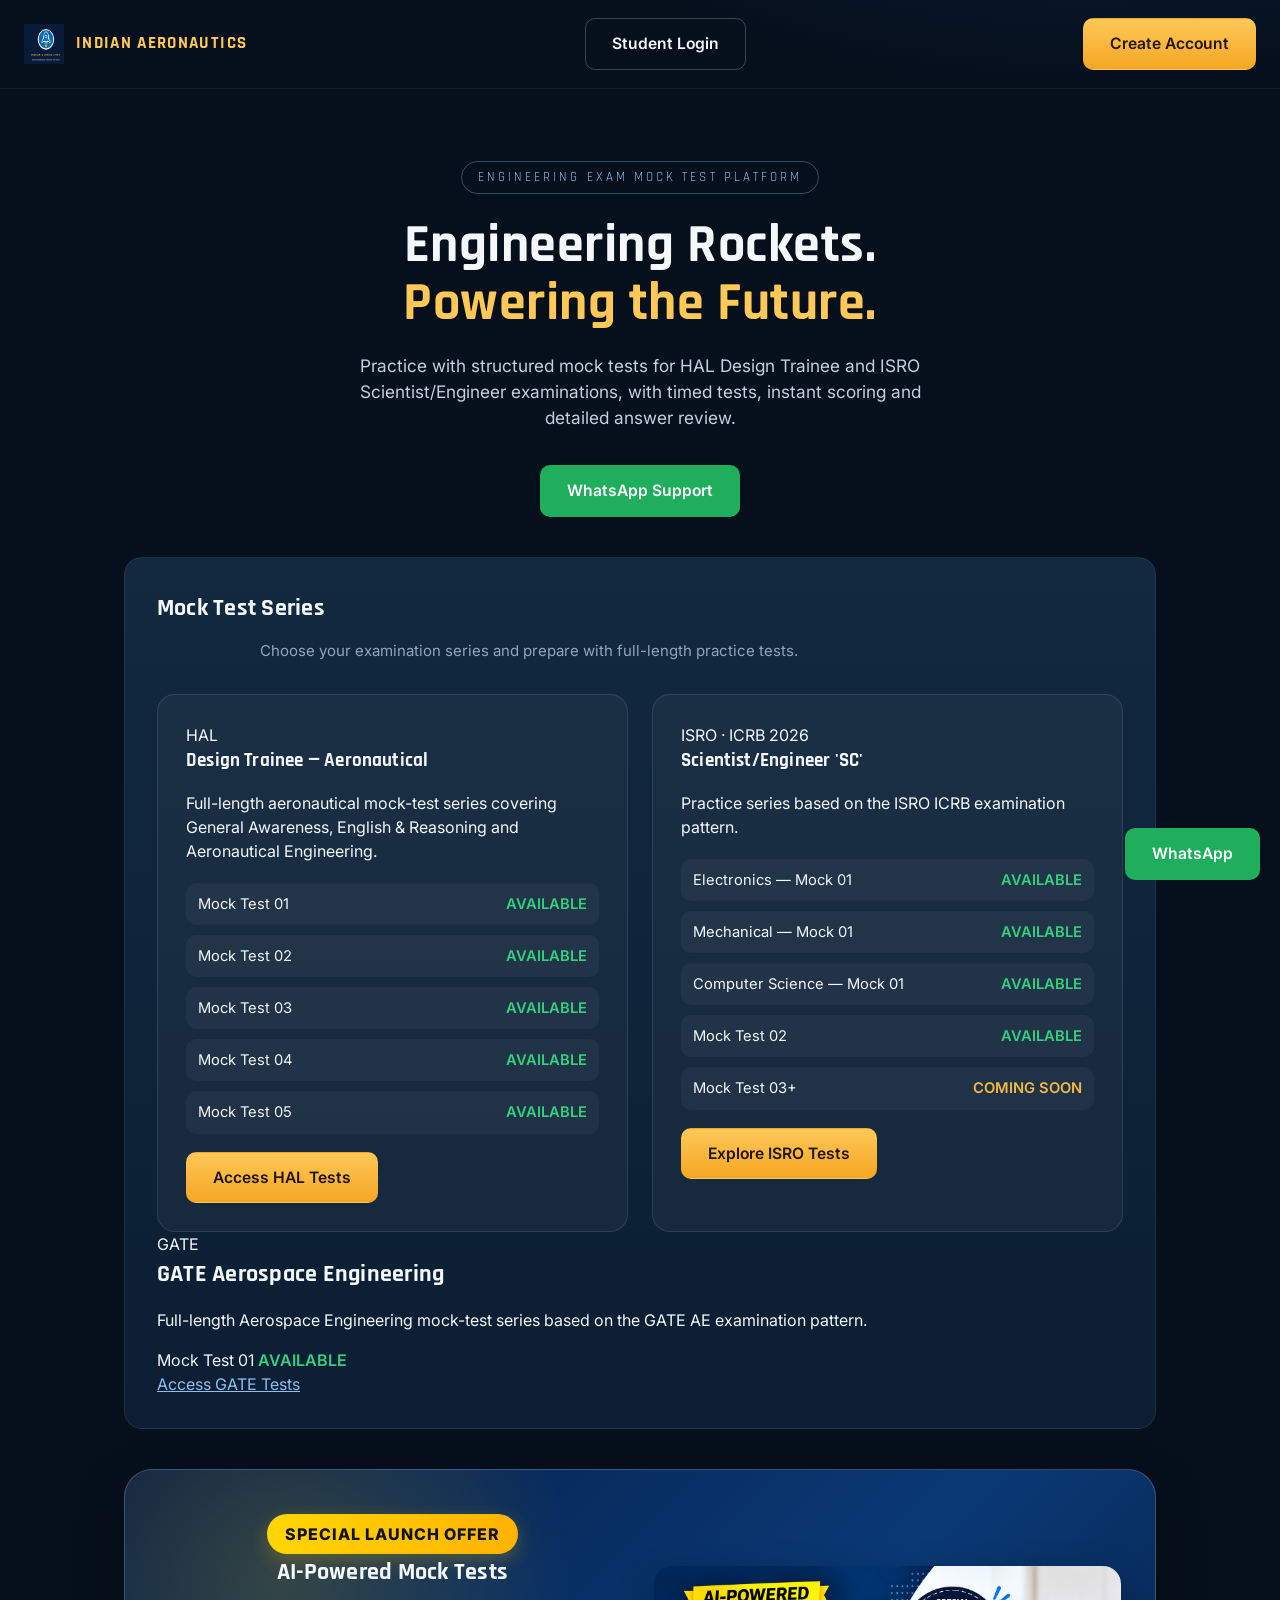
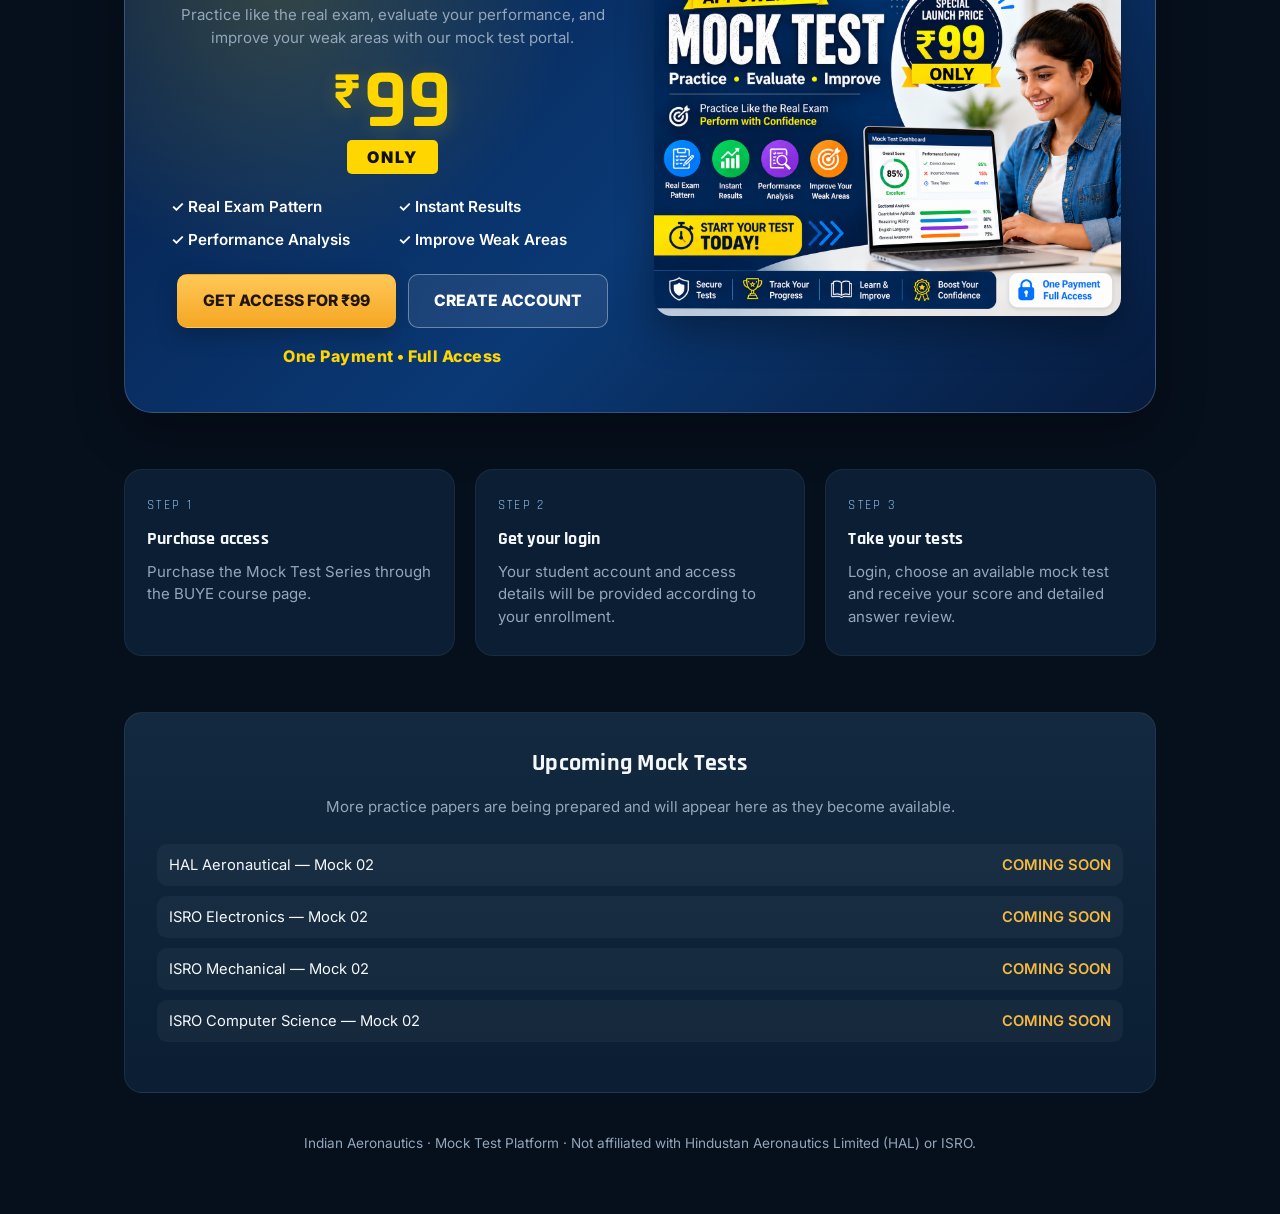
<file: index.html>
﻿<!DOCTYPE html>
<html lang="en">
<head>
<meta charset="UTF-8" />
<meta name="viewport" content="width=device-width, initial-scale=1.0" />

<title>Indian Aeronautics — HAL & ISRO Mock Test Portal</title>

<link rel="icon" href="assets/logo.png" />

<link rel="preconnect" href="https://fonts.googleapis.com">
<link href="https://fonts.googleapis.com/css2?family=Rajdhani:wght@600;700&family=Inter:wght@400;500;600&display=swap" rel="stylesheet">

<link rel="stylesheet" href="css/style.css" />

<style>
.series-grid {
  display: grid;
  grid-template-columns: repeat(auto-fit, minmax(280px, 1fr));
  gap: 24px;
  margin-top: 32px;
}

.series-card {
  padding: 28px;
  border-radius: 18px;
  border: 1px solid rgba(255,255,255,.10);
  background: rgba(255,255,255,.04);
}

.series-card h3 {
  margin-bottom: 10px;
}

.series-card p {
  margin-bottom: 20px;
}

.status-list {
  display: grid;
  gap: 10px;
  margin: 18px 0;
}

.status-item {
  display: flex;
  justify-content: space-between;
  align-items: center;
  gap: 12px;
  padding: 10px 12px;
  border-radius: 10px;
  background: rgba(255,255,255,.04);
  font-size: .92rem;
}

.available {
  color: #35d07f;
  font-weight: 600;
}

.upcoming {
  color: #f4b942;
  font-weight: 600;
}

.premium-card {
  margin-top: 40px;
  padding: 0;
  text-align: center;
  border-radius: 28px;
  overflow: hidden;
  border: 1px solid rgba(255,255,255,.18);
  background:
    radial-gradient(circle at 15% 20%, rgba(255,215,0,.18), transparent 30%),
    linear-gradient(135deg, #061d46, #0a3975 55%, #071b3d);
  box-shadow: 0 18px 50px rgba(0,0,0,.28);
}

.offer-content {
  display: grid;
  grid-template-columns: 1fr 1fr;
  align-items: center;
  gap: 28px;
  padding: 34px;
}

.offer-text {
  padding: 10px 12px;
}

.offer-eyebrow {
  display: inline-block;
  padding: 8px 18px;
  border-radius: 999px;
  background: linear-gradient(90deg, #ffd600, #ffb300);
  color: #111;
  font-weight: 800;
  letter-spacing: 1px;
  box-shadow: 0 6px 18px rgba(255,193,7,.25);
}

.offer-price {
  margin-top: 12px;
  font-family: Rajdhani, sans-serif;
  font-size: 5.2rem;
  line-height: 1;
  font-weight: 800;
  color: #ffd600;
  text-shadow: 0 5px 20px rgba(255,214,0,.18);
}

.offer-price .currency {
  font-size: 3.4rem;
  vertical-align: 18px;
  margin-right: 3px;
}

.offer-only {
  display: inline-block;
  margin-top: -4px;
  padding: 5px 20px;
  border-radius: 5px;
  background: #ffd600;
  color: #111;
  font-size: 1rem;
  font-weight: 900;
  letter-spacing: 2px;
}

.offer-benefits {
  display: grid;
  grid-template-columns: 1fr 1fr;
  gap: 10px;
  margin: 22px auto;
  max-width: 560px;
  text-align: left;
}

.offer-benefits span {
  font-size: .95rem;
  font-weight: 600;
  color: #fff;
}

.offer-buttons {
  display: flex;
  justify-content: center;
  align-items: center;
  gap: 12px;
  flex-wrap: wrap;
  margin-top: 20px;
}

.offer-button {
  font-weight: 800;
  padding: 14px 25px;
  box-shadow: 0 8px 22px rgba(0,0,0,.22);
}

.btn-secondary {
  display: inline-block;
  padding: 14px 25px;
  border-radius: 10px;
  text-decoration: none;
  font-weight: 800;
  color: #fff;
  border: 1px solid rgba(255,255,255,.35);
  background: rgba(255,255,255,.08);
}

.offer-note {
  margin-top: 16px;
  color: #ffd600;
  font-weight: 800;
  letter-spacing: .5px;
}

.offer-image-wrap {
  display: flex;
  align-items: center;
  justify-content: center;
}

.offer-image {
  display: block;
  width: 100%;
  max-width: 620px;
  height: auto;
  border-radius: 18px;
  box-shadow: 0 16px 38px rgba(0,0,0,.32);
}

.portal-note {
  max-width: 760px;
  margin: 14px auto 0;
}

.login-strip {
  margin-top: 24px;
  text-align: center;
}

@media (max-width: 800px) {
  .offer-content {
    grid-template-columns: 1fr;
    padding: 24px 18px;
  }

  .offer-text {
    padding: 4px;
  }

  .offer-price {
    font-size: 4rem;
  }

  .offer-price .currency {
    font-size: 2.7rem;
  }

  .offer-image {
    max-width: 100%;
  }
}

@media (max-width: 600px) {
  .premium-card {
    border-radius: 20px;
  }

  .offer-benefits {
    grid-template-columns: 1fr;
    text-align: center;
  }

  .offer-buttons {
    flex-direction: column;
  }

  .offer-buttons .btn {
    width: 100%;
    box-sizing: border-box;
  }
}
</style>
</head>

<body>

<div class="topbar">
  <a class="brand" href="index.html">
    <img src="assets/logo.png" alt="Indian Aeronautics logo" />
    <span class="brand-name">INDIAN AERONAUTICS</span>
  </a>

  <a class="btn btn-outline" href="login.html">
    Student Login
  </a> <a class="btn btn-primary" href="register.html">Create Account</a>
</div>


<!-- HERO -->

<section class="shell hero">

  <span class="eyebrow">
    ENGINEERING EXAM MOCK TEST PLATFORM
  </span>

  <h1>
    Engineering Rockets.<br>
    <span>Powering the Future.</span>
  </h1>

  <p class="lede">
    Practice with structured mock tests for HAL Design Trainee
    and ISRO Scientist/Engineer examinations, with timed tests,
    instant scoring and detailed answer review.
  </p>

  <div class="hero-actions">

    

    <a
      class="btn btn-whatsapp"
      id="waHero"
      href="#"
      target="_blank"
      rel="noopener"
    >
      WhatsApp Support
    </a>

  </div>

</section>


<!-- TEST SERIES -->

<section class="shell">

  <div class="card">

    <h2 class="panel-title">
      Mock Test Series
    </h2>

    <p class="panel-sub portal-note">
      Choose your examination series and prepare with
      full-length practice tests.
    </p>


    <div class="series-grid">


      <!-- HAL -->

      <div class="series-card">

        <span class="eyebrow">
          HAL
        </span>

        <h3>
          Design Trainee — Aeronautical
        </h3>

        <p>
          Full-length aeronautical mock-test series covering
          General Awareness, English & Reasoning and
          Aeronautical Engineering.
        </p>

        <div class="status-list">

          <div class="status-item">
            <span>Mock Test 01</span>
            <span class="available">AVAILABLE</span>
          </div>

          <div class="status-item">
            <span>Mock Test 02</span><span class="available">AVAILABLE</span>
          </div>

          <div class="status-item">
            <span>Mock Test 03</span><span class="available">AVAILABLE</span>
          </div>

          <div class="status-item">
            <span>Mock Test 04</span><span class="available">AVAILABLE</span>
          </div>

          <div class="status-item">
            <span>Mock Test 05</span><span class="available">AVAILABLE</span>
          </div>

        </div>

        <a class="btn btn-primary" href="login.html">
          Access HAL Tests
        </a>

      </div>


      <!-- ISRO -->

      <div class="series-card">

        <span class="eyebrow">
          ISRO · ICRB 2026
        </span>

        <h3>
          Scientist/Engineer 'SC'
        </h3>

        <p>
          Practice series based on the ISRO ICRB
          examination pattern.
        </p>

        <div class="status-list">

          <div class="status-item">
            <span>Electronics — Mock 01</span>
            <span class="available">AVAILABLE</span>
          </div>

          <div class="status-item">
            <span>Mechanical — Mock 01</span>
            <span class="available">AVAILABLE</span>
          </div>

          <div class="status-item">
            <span>Computer Science — Mock 01</span>
            <span class="available">AVAILABLE</span>
          </div>

          <div class="status-item">
            <span>Mock Test 02</span><span class="available">AVAILABLE</span>
          </div>

          <div class="status-item">
            <span>Mock Test 03+</span>
            <span class="upcoming">COMING SOON</span>
          </div>

        </div>

        <a
          class="btn btn-primary"
          href="isro-mock-tests/"
        >
          Explore ISRO Tests
        </a>

      </div>

    </div>
<!-- GATE Aerospace Engineering -->
<div class="exam-card gate-card">
    <div class="exam-card-content">
        <div class="exam-code">GATE</div>
        <h2>GATE Aerospace Engineering</h2>

        <p>
            Full-length Aerospace Engineering mock-test series
            based on the GATE AE examination pattern.
        </p>

        <div class="mock-list">
            <div class="mock-item">
                <span>Mock Test 01</span>
                <span class="available">AVAILABLE</span>
            </div>
        </div>

        <a href="gate-login.html" class="exam-button">
            Access GATE Tests
        </a>
    </div>
</div>
<!-- END GATE Aerospace Engineering -->


  </div>

</section>


<!-- ₹99 MOCK TEST ACCESS -->

<section class="shell">

  <div class="premium-card offer-card">

    <div class="offer-content">

      <div class="offer-text">

        <span class="eyebrow offer-eyebrow">
          SPECIAL LAUNCH OFFER
        </span>

        <h2 class="panel-title">
          AI-Powered Mock Tests
        </h2>

        <p class="panel-sub portal-note">
          Practice like the real exam, evaluate your performance,
          and improve your weak areas with our mock test portal.
        </p>

        <div class="offer-price">
          <span class="currency">₹</span>99
        </div>

        <div class="offer-only">
          ONLY
        </div>

        <div class="offer-benefits">
          <span>✓ Real Exam Pattern</span>
          <span>✓ Instant Results</span>
          <span>✓ Performance Analysis</span>
          <span>✓ Improve Weak Areas</span>
        </div>

        <div class="offer-buttons">

          <a
            class="btn btn-primary offer-button"
            href="https://www.buye.online/wlp/course-phpat-1788258235079"
            target="_blank"
            rel="noopener"
          >
            GET ACCESS FOR ₹99
          </a>

          <a
            class="btn btn-secondary"
            href="register.html"
          >
            CREATE ACCOUNT
          </a>

        </div>

        <div class="offer-note">
          One Payment • Full Access
        </div>

      </div>

      <div class="offer-image-wrap">
        <img
          src="assets/mock-test-99.png"
          alt="AI-Powered Mock Tests - Special Launch Price ₹99"
          class="offer-image"
        />
      </div>

    </div>

  </div>

</section>


<!-- HOW IT WORKS -->

<section class="shell">

  <div class="steps">

    <div class="step">

      <div class="step-index">
        STEP 1
      </div>

      <h3>
        Purchase access
      </h3>

      <p>
        Purchase the Mock Test Series through
        the BUYE course page.
      </p>

    </div>


    <div class="step">

      <div class="step-index">
        STEP 2
      </div>

      <h3>
        Get your login
      </h3>

      <p>
        Your student account and access details will be
        provided according to your enrollment.
      </p>

    </div>


    <div class="step">

      <div class="step-index">
        STEP 3
      </div>

      <h3>
        Take your tests
      </h3>

      <p>
        Login, choose an available mock test and receive
        your score and detailed answer review.
      </p>

    </div>

  </div>

</section>


<!-- UPCOMING -->

<section class="shell">

  <div class="card text-center">

    <h2 class="panel-title">
      Upcoming Mock Tests
    </h2>

    <p class="panel-sub">
      More practice papers are being prepared and will
      appear here as they become available.
    </p>

    <div class="status-list">

      <div class="status-item">
        <span>HAL Aeronautical — Mock 02</span>
        <span class="upcoming">COMING SOON</span>
      </div>

      <div class="status-item">
        <span>ISRO Electronics — Mock 02</span>
        <span class="upcoming">COMING SOON</span>
      </div>

      <div class="status-item">
        <span>ISRO Mechanical — Mock 02</span>
        <span class="upcoming">COMING SOON</span>
      </div>

      <div class="status-item">
        <span>ISRO Computer Science — Mock 02</span>
        <span class="upcoming">COMING SOON</span>
      </div>

    </div>

  </div>

</section>


<footer class="site-footer">

  Indian Aeronautics · Mock Test Platform ·
  Not affiliated with Hindustan Aeronautics Limited (HAL)
  or ISRO.

</footer>


<a
  class="wa-float btn btn-whatsapp"
  id="waFloat"
  href="#"
  target="_blank"
  rel="noopener"
  aria-label="Contact on WhatsApp"
>
  WhatsApp
</a>


<script>

const WA_NUMBER = "919995863184";

const waMessage =
  "Hi, I'd like information about the Indian Aeronautics mock test series.";

const waLink =
  `https://wa.me/${WA_NUMBER}?text=${encodeURIComponent(waMessage)}`;

document.getElementById("waHero").href = waLink;
document.getElementById("waFloat").href = waLink;

</script>

</body>
</html>
</file>
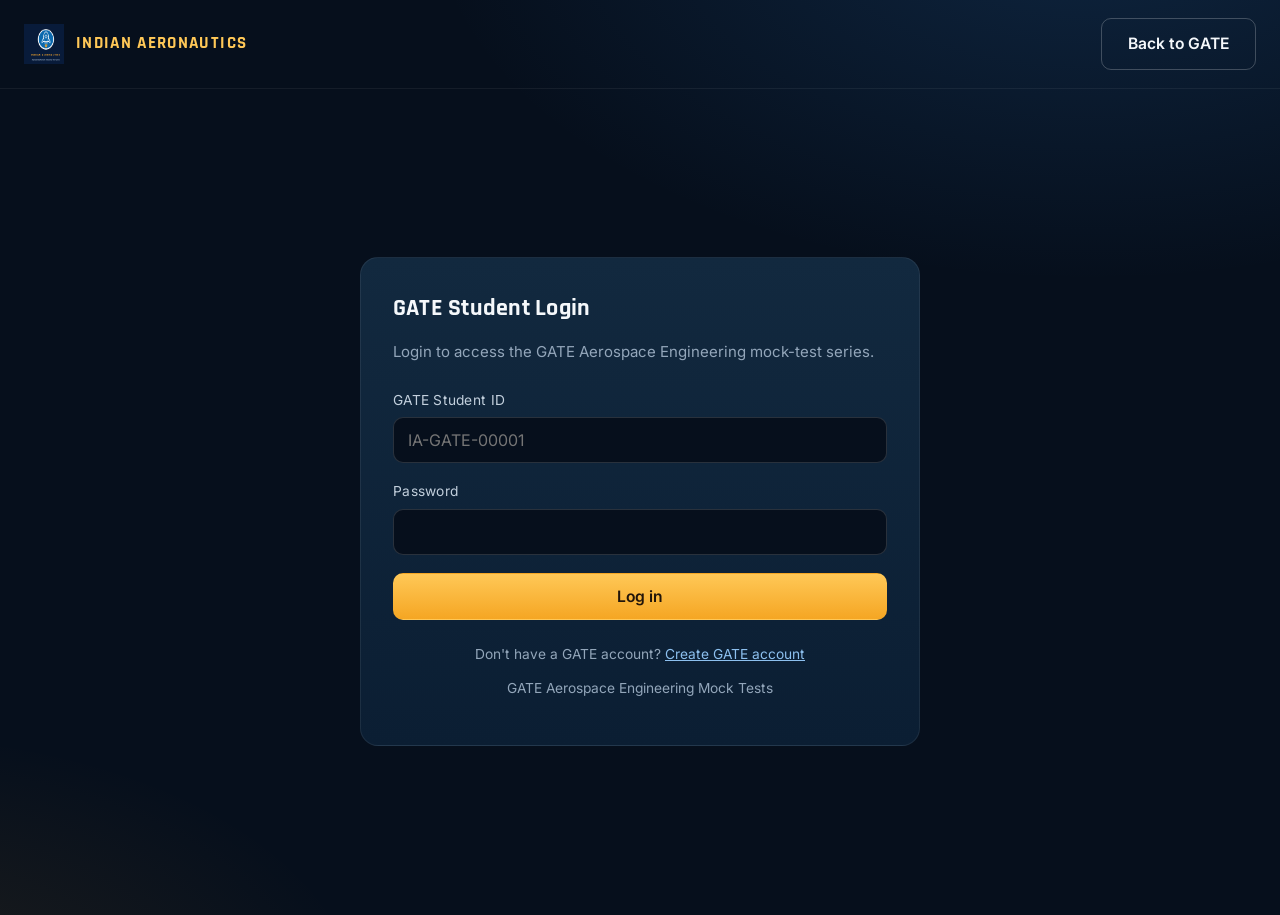
<file: gate-mock-tests/index.html>
﻿<!DOCTYPE html>
<html lang="en">

<head>
  <meta charset="UTF-8">
  <meta name="viewport" content="width=device-width, initial-scale=1.0">

  <title>GATE Aerospace Engineering (AE) - Mock Test Series</title>

  <link rel="stylesheet" href="../css/style.css">
</head>

<body>

<div class="wrap">

  <header class="site-head">

    <div class="mark">
      GATE-27
    </div>

    <div class="head-text">

      <h1>GATE Aerospace Engineering (AE) Mock Test Series</h1>

      <p>
        Full-syllabus practice series for GATE Aerospace Engineering.
      </p>

    </div>

  </header>


  <section class="pattern-strip" aria-label="Exam pattern reference">

    <div class="pattern-block">

      <span class="pattern-label">
        General Aptitude
      </span>

      <span class="pattern-value">
        10 Q - 15 marks
      </span>

      <span class="pattern-sub">
        1-mark: -1/3 wrong - 2-mark: -2/3 wrong
      </span>

    </div>


    <div class="pattern-block">

      <span class="pattern-label">
        Core (AE)
      </span>

      <span class="pattern-value">
        55 Q - 85 marks
      </span>

      <span class="pattern-sub">
        MCQ negative - MSQ &amp; NAT no negative marking
      </span>

    </div>


    <div class="pattern-block">

      <span class="pattern-label">
        Full Paper
      </span>

      <span class="pattern-value">
        65 Q - 100 marks - 180 min
      </span>

      <span class="pattern-sub">
        Full-length GATE AE practice pattern
      </span>

    </div>

  </section>


  <main>

    <section class="discipline" id="ae">

      <h2>
        Aerospace Engineering
        <span class="post-code">AE</span>
      </h2>

      <div
        class="test-grid"
        data-discipline="ae"
      ></div>

      <div
        id="gate-home-status"
        style="margin-top:20px;padding:12px;border-radius:8px;"
      >
        Loading GATE mock tests...
      </div>

    </section>

  </main>


  <footer class="site-foot">

    <p>
      Unofficial practice material.
      Not affiliated with GATE, IIT Guwahati, or IIT Madras.
    </p>

  </footer>

</div>


<script src="../js/gate-auth.js"></script>

<script>

(function () {

  function showStatus(message, isError) {

    const box = document.getElementById("gate-home-status");

    if (!box) {
      return;
    }

    box.textContent = message;

    if (isError) {
      box.style.border = "1px solid #dc3545";
    } else {
      box.style.border = "1px solid #198754";
    }

  }


  try {

    if (typeof iaRequireAccess !== "function") {

      showStatus(
        "GATE authentication module could not be loaded.",
        true
      );

      console.error(
        "iaRequireAccess() is not available."
      );

      return;

    }


    const session = iaRequireAccess(
      "GATE",
      "../gate-login.html?return=" +
      encodeURIComponent(
        window.location.pathname
      )
    );


    if (!session) {

      showStatus(
        "Redirecting to GATE login...",
        false
      );

      return;

    }


    const catalogScript =
      document.createElement("script");

    catalogScript.src =
      "assets/catalog.js";

    catalogScript.onload = function () {

      console.log(
        "GATE catalog.js loaded successfully."
      );


      if (
        typeof TEST_CATALOG === "undefined"
      ) {

        showStatus(
          "GATE catalog loaded, but TEST_CATALOG is unavailable.",
          true
        );

        console.error(
          "TEST_CATALOG is undefined."
        );

        return;

      }


      const homeScript =
        document.createElement("script");

      homeScript.src =
        "assets/home.js";

      homeScript.onload = function () {

        console.log(
          "GATE home.js loaded successfully."
        );


        setTimeout(function () {

          const grid =
            document.querySelector(
              ".test-grid[data-discipline='ae']"
            );


          if (
            grid &&
            grid.children.length > 0
          ) {

            showStatus(
              "GATE Aerospace Engineering Mock Tests loaded successfully.",
              false
            );

          } else {

            showStatus(
              "GATE catalog loaded, but no mock tests were rendered.",
              true
            );

            console.error(
              "home.js loaded but no test cards were rendered."
            );

          }

        }, 100);

      };


      homeScript.onerror = function () {

        showStatus(
          "Unable to load GATE home module.",
          true
        );

        console.error(
          "Unable to load assets/home.js"
        );

      };


      document.body.appendChild(
        homeScript
      );

    };


    catalogScript.onerror = function () {

      showStatus(
        "Unable to load GATE mock-test catalog.",
        true
      );

      console.error(
        "Unable to load assets/catalog.js"
      );

    };


    document.body.appendChild(
      catalogScript
    );

  }
  catch (error) {

    console.error(
      "GATE home initialization error:",
      error
    );

    showStatus(
      "GATE page initialization failed. Check the browser console.",
      true
    );

  }

})();

</script>

</body>
</html>
</file>
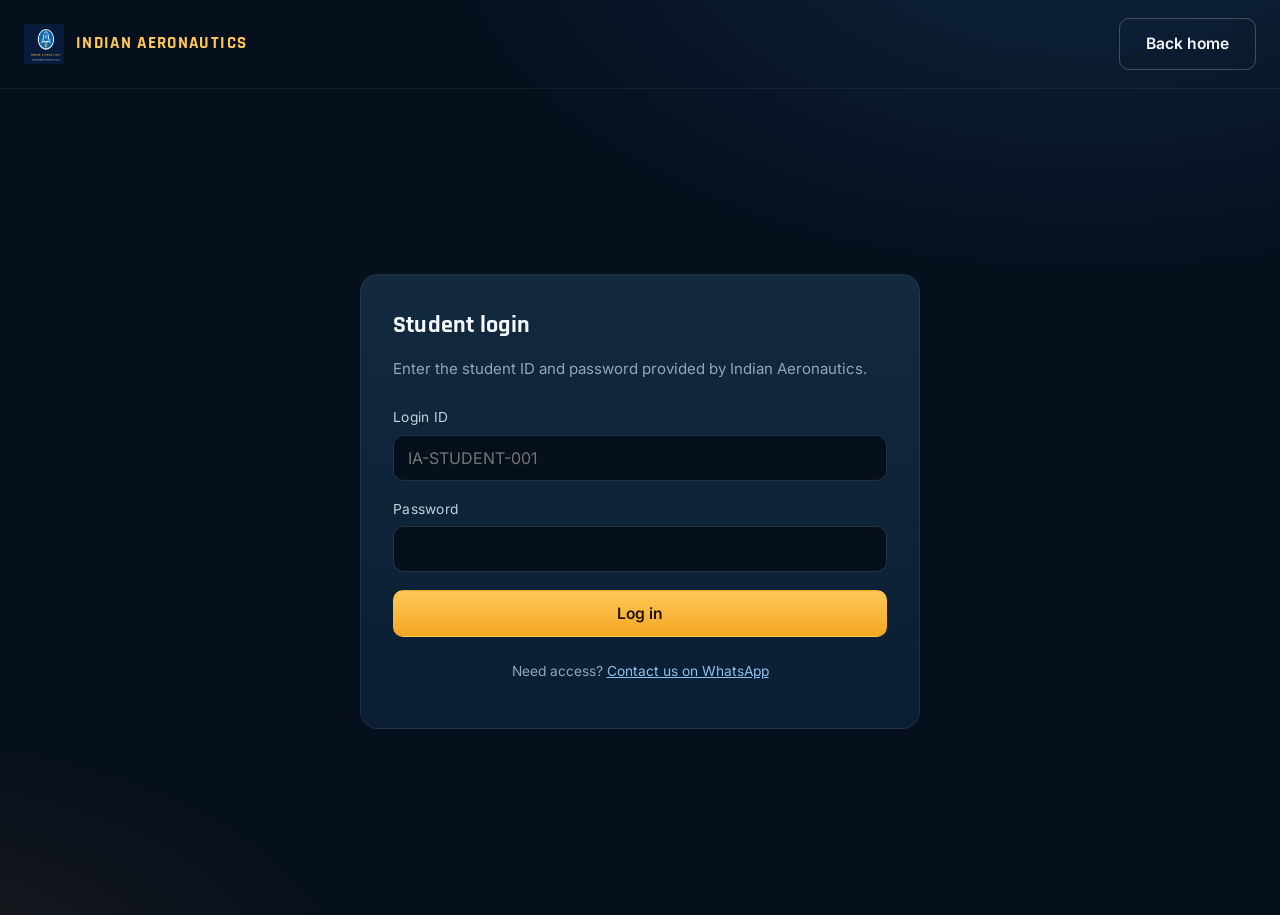
<file: isro-mock-tests/index.html>
﻿<!DOCTYPE html>
<html lang="en">

<head>

<meta charset="UTF-8">

<meta
  name="viewport"
  content="width=device-width, initial-scale=1.0"
>

<title>
ISRO Scientist/Engineer 'SC' — Mock Test Series
</title>

<link
  rel="stylesheet"
  href="assets/style.css"
>

</head>


<body>


<div class="wrap">

<header class="site-head">

  <div class="mark">
    ICRB·26
  </div>

  <div class="head-text">

    <h1>
      Scientist/Engineer ‘SC’ Mock Test Series
    </h1>

    <p>
      Practice series for the ISRO Scientist/Engineer examination.
    </p>

  </div>

</header>



<section
  class="pattern-strip"
  aria-label="Exam pattern reference"
>

  <div class="pattern-block">

    <span class="pattern-label">
      Part A — Discipline
    </span>

    <span class="pattern-value">
      80 Q · 90 min · 80 marks
    </span>

    <span class="pattern-sub">
      +1 correct · −1/3 wrong
    </span>

  </div>


  <div class="pattern-block">

    <span class="pattern-label">
      Part B — Aptitude
    </span>

    <span class="pattern-value">
      15 Q · 30 min · 20 marks
    </span>

    <span class="pattern-sub">
      no negative marking
    </span>

  </div>


  <div class="pattern-block">

    <span class="pattern-label">
      Qualifying
    </span>

    <span class="pattern-value">
      50% each part
    </span>

    <span class="pattern-sub">
      40% each — PwBD reserved posts
    </span>

  </div>

</section>



<main>


<section
  class="discipline"
  id="electronics"
>

  <h2>
    Electronics &amp; Communication
    <span class="post-code">BE001</span>
  </h2>

  <div
    class="test-grid"
    data-discipline="electronics"
  ></div>

</section>



<section
  class="discipline"
  id="mechanical"
>

  <h2>
    Mechanical Engineering
    <span class="post-code">BE002</span>
  </h2>

  <div
    class="test-grid"
    data-discipline="mechanical"
  ></div>

</section>



<section
  class="discipline"
  id="cs"
>

  <h2>
    Computer Science Engineering
    <span class="post-code">BE003</span>
  </h2>

  <div
    class="test-grid"
    data-discipline="cs"
  ></div>

</section>


</main>



<footer class="site-foot">

  <p>
    Unofficial practice material.
    Not affiliated with ISRO or ICRB.
  </p>

</footer>


</div>



<script src="../js/auth.js"></script>


<script>

const session =
  iaRequireAccess(
    "ISRO",
    "../login.html?return=" +
    encodeURIComponent(
      window.location.pathname
    )
  );


if (session) {

  const catalogScript =
    document.createElement("script");

  catalogScript.src =
    "assets/catalog.js";

  catalogScript.onload = function() {

    const homeScript =
      document.createElement("script");

    homeScript.src =
      "assets/home.js";

    document.body.appendChild(
      homeScript
    );

  };

  catalogScript.onerror = function() {

    console.error(
      "Unable to load ISRO test catalog."
    );

  };

  document.body.appendChild(
    catalogScript
  );

}

</script>


</body>
</html>
</file>
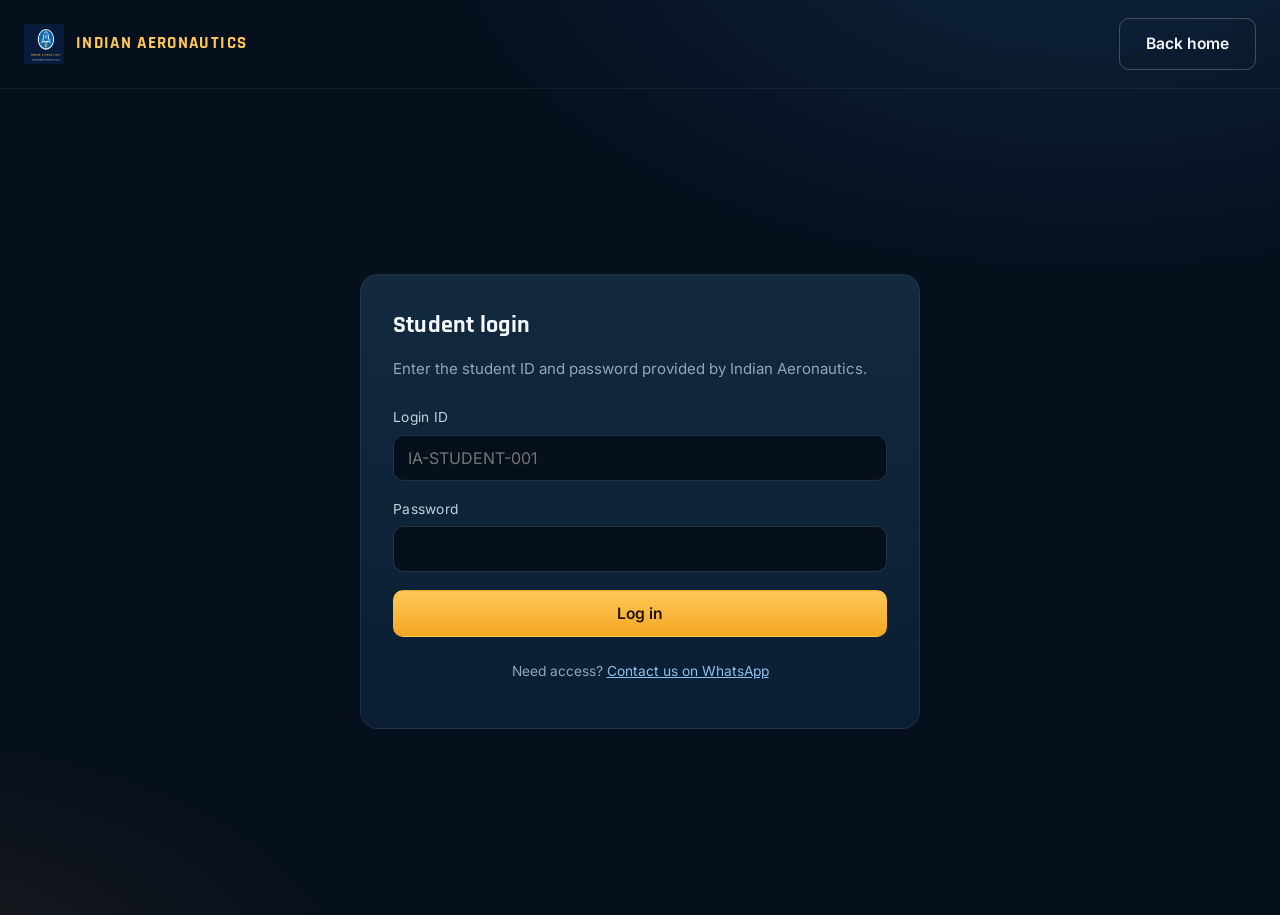
<file: access.html>
﻿<!DOCTYPE html>
<html lang="en">

<head>

<meta charset="UTF-8">

<meta
  name="viewport"
  content="width=device-width, initial-scale=1.0"
>

<title>Your Mock Test Access — Indian Aeronautics</title>

<link
  rel="stylesheet"
  href="css/style.css"
>

</head>


<body>


<div class="topbar">

  <a class="brand" href="index.html">

    <img
      src="assets/logo.png"
      alt="Indian Aeronautics logo"
    >

    <span class="brand-name">
      INDIAN AERONAUTICS
    </span>

  </a>


  <button
    class="btn btn-outline"
    onclick="iaLogout()"
  >
    Log out
  </button>

</div>



<div class="center-page">

  <div
    class="card"
    style="width:100%; max-width:760px;"
  >

    <h2 class="panel-title">
      Choose your mock-test series
    </h2>


    <p class="panel-sub">
      Your account has access to both examination series.
    </p>


    <div
      style="
        display:grid;
        grid-template-columns:repeat(auto-fit,minmax(240px,1fr));
        gap:20px;
        margin-top:30px;
      "
    >


      <div class="card">

        <h3>
          HAL
        </h3>

        <p>
          Design Trainee — Aeronautical
        </p>

        <a
          class="btn btn-primary"
          href="portal.html"
        >
          HAL Mock Tests
        </a>

      </div>



      <div class="card">

        <h3>
          ISRO
        </h3>

        <p>
          Scientist/Engineer 'SC'
        </p>

        <a
          class="btn btn-primary"
          href="isro-mock-tests/"
        >
          ISRO Mock Tests
        </a>

      </div>


    </div>

  </div>

</div>



<script src="js/auth.js"></script>


<script>

const session =
  iaRequireSession(
    "login.html"
  );


if (
  session &&
  !iaHasAccess("HAL") &&
  !iaHasAccess("ISRO")
) {

  alert(
    "Your account has no active mock-test access."
  );

  iaLogout();

}

</script>


</body>
</html>
</file>
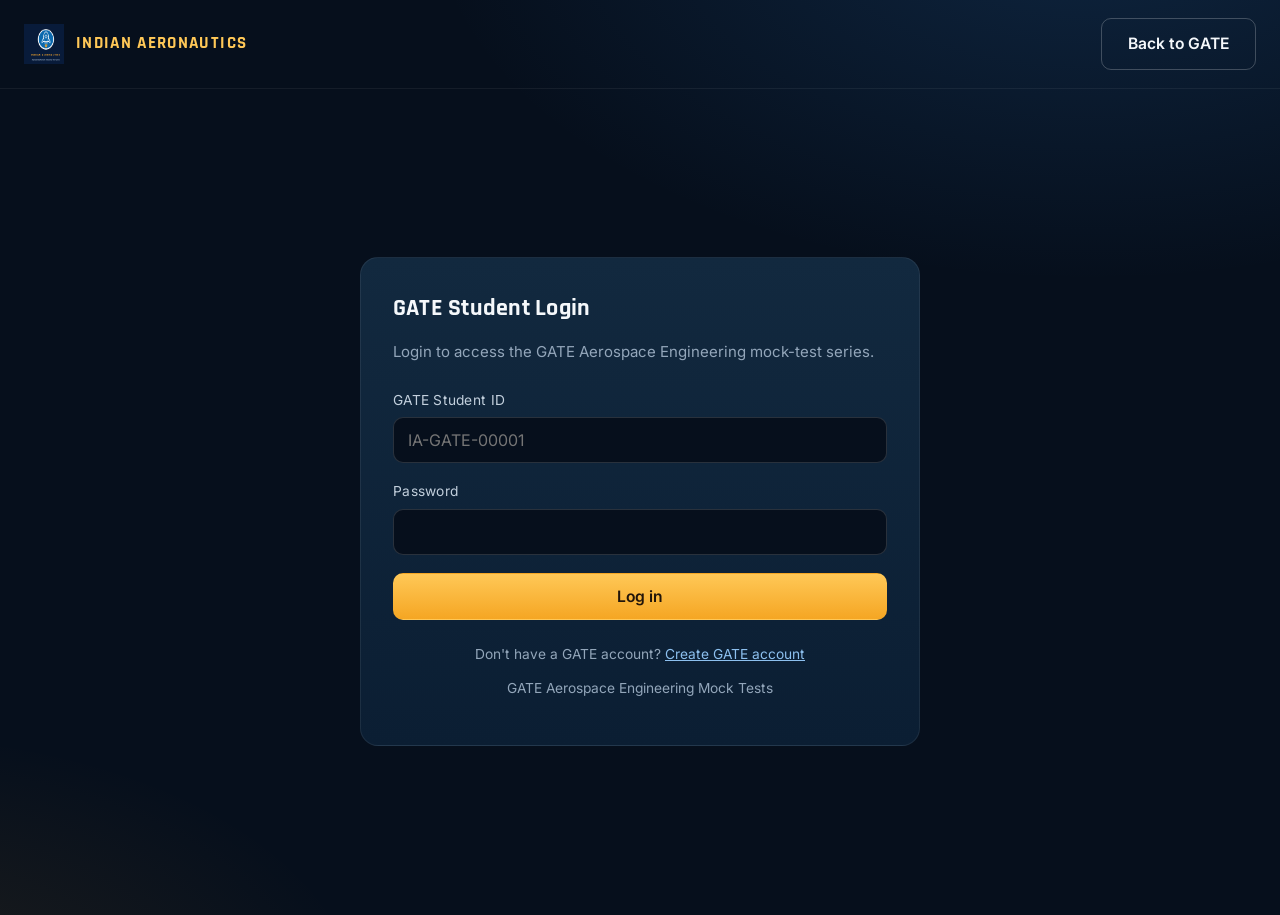
<file: gate-login.html>
﻿<!DOCTYPE html>
<html lang="en">

<head>

<meta charset="UTF-8">

<meta
  name="viewport"
  content="width=device-width, initial-scale=1.0"
>

<title>GATE Student Login — Indian Aeronautics</title>

<link rel="icon" href="assets/logo.png">

<link
  rel="preconnect"
  href="https://fonts.googleapis.com"
>

<link
  href="https://fonts.googleapis.com/css2?family=Rajdhani:wght@600;700&family=Inter:wght@400;500;600&display=swap"
  rel="stylesheet"
>

<link
  rel="stylesheet"
  href="css/style.css"
>

</head>


<body>


<div class="topbar">

  <a
    class="brand"
    href="index.html"
  >

    <img
      src="assets/logo.png"
      alt="Indian Aeronautics logo"
    >

    <span class="brand-name">
      INDIAN AERONAUTICS
    </span>

  </a>


  <a
    class="btn btn-outline"
    href="gate-mock-tests/index.html"
  >
    Back to GATE
  </a>

</div>


<div class="center-page">

  <div
    class="card narrow"
    style="width:100%;"
  >

    <h2 class="panel-title">
      GATE Student Login
    </h2>


    <p class="panel-sub">

      Login to access the
      GATE Aerospace Engineering
      mock-test series.

    </p>


    <div
      class="form-error"
      id="loginError"
    ></div>


    <form id="loginForm">


      <div class="field">

        <label for="loginId">
          GATE Student ID
        </label>

        <input
          type="text"
          id="loginId"
          autocomplete="username"
          placeholder="IA-GATE-00001"
          required
        >

      </div>


      <div class="field">

        <label for="loginPass">
          Password
        </label>

        <input
          type="password"
          id="loginPass"
          autocomplete="current-password"
          required
        >

      </div>


      <button
        type="submit"
        class="btn btn-primary btn-block"
      >
        Log in
      </button>


    </form>


    <p class="small muted mt-24 text-center">

      Don't have a GATE account?

      <a href="gate-register.html">
        Create GATE account
      </a>

    </p>


    <p class="small muted mt-16 text-center">

      GATE Aerospace Engineering Mock Tests

    </p>


  </div>

</div>


<script src="js/gate-auth.js"></script>


<script>

document
  .getElementById("loginForm")
  .addEventListener(
    "submit",
    async function (e) {

      e.preventDefault();


      const id =
        document
          .getElementById("loginId")
          .value
          .trim();


      const pass =
        document
          .getElementById("loginPass")
          .value;


      const errEl =
        document
          .getElementById("loginError");


      const submitBtn =
        e.target.querySelector(
          "button[type='submit']"
        );


      errEl.classList.remove("visible");
      errEl.textContent = "";


      submitBtn.disabled = true;
      submitBtn.textContent = "Checking login...";


      try {

        const result =
          await iaLogin(
            id,
            pass
          );


        console.log(
          "GATE LOGIN RESULT:",
          result
        );


        if (result.ok) {

          const returnTo =
            new URLSearchParams(
              window.location.search
            ).get("return");


          if (returnTo) {

            window.location.href =
              decodeURIComponent(
                returnTo
              );

          } else {

            window.location.href =
              "gate-mock-tests/index.html";

          }

          return;

        }


        errEl.classList.add("visible");


        if (
          result.reason === "already_used"
        ) {

          errEl.textContent =
            "This GATE login has already been used. Please contact your instructor.";

        }

        else if (
          result.reason === "server"
        ) {

          errEl.textContent =
            "Unable to connect to the GATE authentication service. Please try again.";

        }

        else {

          errEl.textContent =
            result.message ||
            "Invalid GATE Student ID or password.";

        }


      }

      catch (error) {

        console.error(
          "GATE LOGIN ERROR:",
          error
        );


        errEl.classList.add("visible");

        errEl.textContent =
          "Something went wrong while checking your GATE login.";

      }


      finally {

        submitBtn.disabled = false;
        submitBtn.textContent = "Log in";

      }

    }
  );

</script>


</body>
</html>
</file>
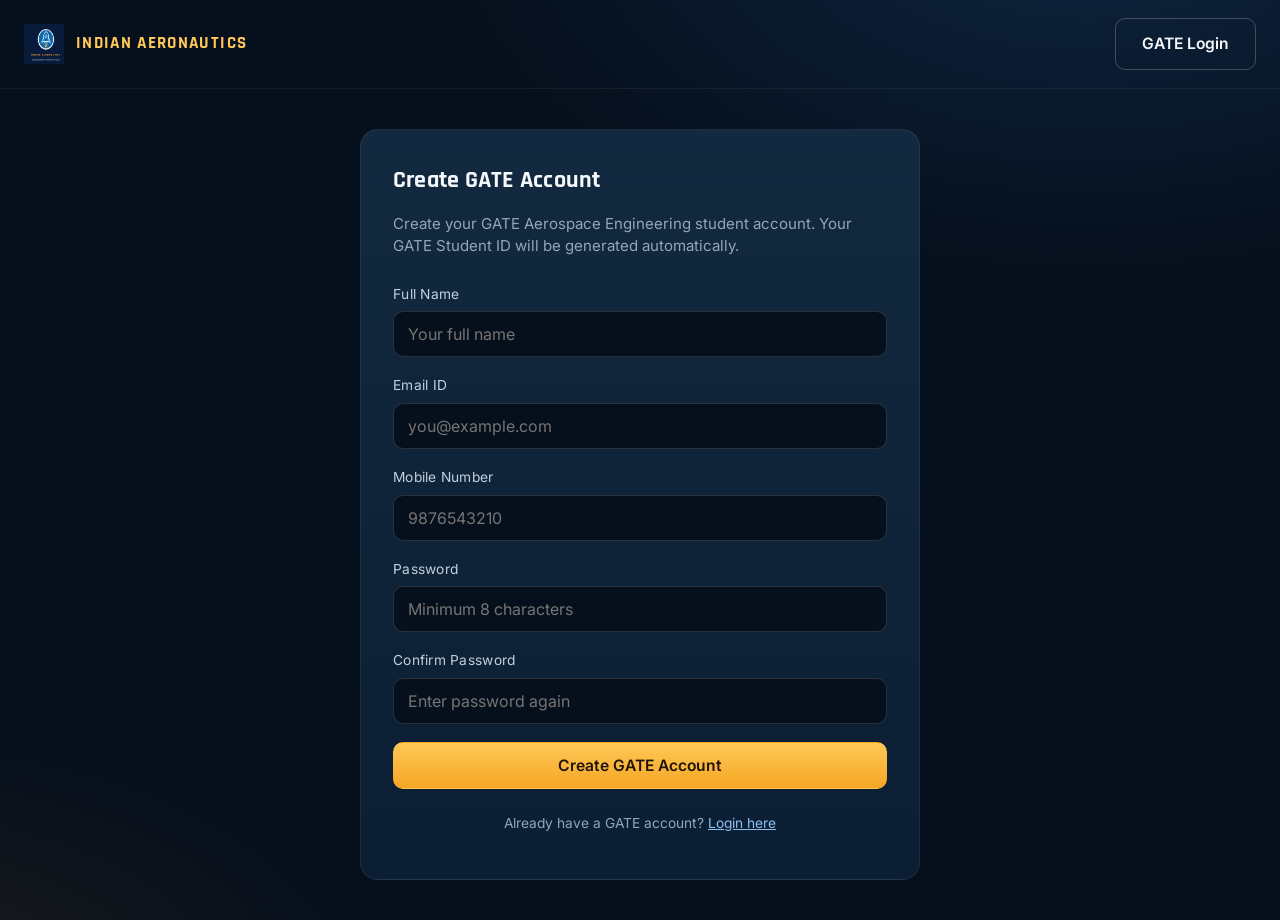
<file: gate-register.html>
﻿<!DOCTYPE html>
<html lang="en">

<head>

<meta charset="UTF-8">

<meta
  name="viewport"
  content="width=device-width, initial-scale=1.0"
>

<title>Create GATE Account — Indian Aeronautics</title>

<link rel="icon" href="assets/logo.png">

<link
  rel="preconnect"
  href="https://fonts.googleapis.com"
>

<link
  href="https://fonts.googleapis.com/css2?family=Rajdhani:wght@600;700&family=Inter:wght@400;500;600&display=swap"
  rel="stylesheet"
>

<link
  rel="stylesheet"
  href="css/style.css"
>

</head>


<body>


<div class="topbar">

  <a
    class="brand"
    href="index.html"
  >

    <img
      src="assets/logo.png"
      alt="Indian Aeronautics logo"
    >

    <span class="brand-name">
      INDIAN AERONAUTICS
    </span>

  </a>


  <a
    class="btn btn-outline"
    href="gate-login.html"
  >
    GATE Login
  </a>

</div>


<div class="center-page">

  <div
    class="card"
    style="max-width:560px;width:100%;"
  >

    <h2 class="panel-title">
      Create GATE Account
    </h2>


    <p class="panel-sub">

      Create your GATE Aerospace Engineering
      student account.

      Your GATE Student ID will be generated
      automatically.

    </p>


    <div
      id="errorBox"
      class="form-error"
    ></div>


    <div
      id="successBox"
      style="display:none;"
    >

      <h3>
        Account created successfully
      </h3>

      <p>
        Your GATE Student ID is:
      </p>

      <div
        id="studentId"
        style="
          font-size:28px;
          font-weight:700;
          margin:15px 0;
        "
      ></div>

      <p>
        Please save this ID and your password.
      </p>

      <a
        href="gate-login.html"
        class="btn btn-primary"
      >
        Go to GATE Login
      </a>

    </div>


    <form id="registerForm">


      <div class="field">

        <label for="fullName">
          Full Name
        </label>

        <input
          id="fullName"
          type="text"
          autocomplete="name"
          placeholder="Your full name"
          required
        >

      </div>


      <div class="field">

        <label for="email">
          Email ID
        </label>

        <input
          id="email"
          type="email"
          autocomplete="email"
          placeholder="you@example.com"
          required
        >

      </div>


      <div class="field">

        <label for="mobile">
          Mobile Number
        </label>

        <input
          id="mobile"
          type="tel"
          autocomplete="tel"
          inputmode="numeric"
          placeholder="9876543210"
          required
        >

      </div>


      <div class="field">

        <label for="password">
          Password
        </label>

        <input
          id="password"
          type="password"
          autocomplete="new-password"
          minlength="8"
          placeholder="Minimum 8 characters"
          required
        >

      </div>


      <div class="field">

        <label for="confirmPassword">
          Confirm Password
        </label>

        <input
          id="confirmPassword"
          type="password"
          autocomplete="new-password"
          minlength="8"
          placeholder="Enter password again"
          required
        >

      </div>


      <button
        type="submit"
        class="btn btn-primary btn-block"
      >
        Create GATE Account
      </button>


    </form>


    <p class="small muted mt-24 text-center">

      Already have a GATE account?

      <a href="gate-login.html">
        Login here
      </a>

    </p>


  </div>

</div>


<script src="js/gate-auth.js"></script>


<script>

document
  .getElementById("registerForm")
  .addEventListener(
    "submit",
    async function (e) {

      e.preventDefault();


      const errorBox =
        document.getElementById(
          "errorBox"
        );


      const successBox =
        document.getElementById(
          "successBox"
        );


      const fullName =
        document
          .getElementById("fullName")
          .value
          .trim();


      const email =
        document
          .getElementById("email")
          .value
          .trim();


      const mobile =
        document
          .getElementById("mobile")
          .value
          .trim();


      const password =
        document
          .getElementById("password")
          .value;


      const confirmPassword =
        document
          .getElementById("confirmPassword")
          .value;


      errorBox.classList.remove(
        "visible"
      );

      errorBox.textContent = "";


      if (
        password !== confirmPassword
      ) {

        errorBox.textContent =
          "Passwords do not match.";

        errorBox.classList.add(
          "visible"
        );

        return;

      }


      if (password.length < 8) {

        errorBox.textContent =
          "Password must contain at least 8 characters.";

        errorBox.classList.add(
          "visible"
        );

        return;

      }


      const button =
        e.target.querySelector(
          "button[type='submit']"
        );


      button.disabled = true;
      button.textContent =
        "Creating account...";


      try {

        const passwordHash =
          await iaHashPassword(
            password
          );


        const body =
          new URLSearchParams();


        body.append(
          "action",
          "register"
        );


        body.append(
          "name",
          fullName
        );


        body.append(
          "fullName",
          fullName
        );


        body.append(
          "email",
          email
        );


        body.append(
          "mobile",
          mobile
        );


        body.append(
          "passwordHash",
          passwordHash
        );


        const response =
          await fetch(
            IA_AUTH_URL,
            {
              method: "POST",
              body: body
            }
          );


        const result =
          await response.json();


        console.log(
          "GATE REGISTRATION RESULT:",
          result
        );


        if (!result.success) {

          throw new Error(
            result.error ||
            "Unable to create the GATE account."
          );

        }


        const student =
          result.student ||
          result;


        document.getElementById(
          "studentId"
        ).textContent =
          student.id ||
          student.studentId ||
          "Generated successfully";


        document.getElementById(
          "registerForm"
        ).style.display = "none";


        successBox.style.display =
          "block";


      }

      catch (error) {

        console.error(
          "GATE REGISTRATION ERROR:",
          error
        );


        errorBox.textContent =
          error.message ||
          "Unable to create the account. Please try again.";

        errorBox.classList.add(
          "visible"
        );

      }


      finally {

        button.disabled = false;

        button.textContent =
          "Create GATE Account";

      }

    }
  );

</script>


</body>
</html>
</file>
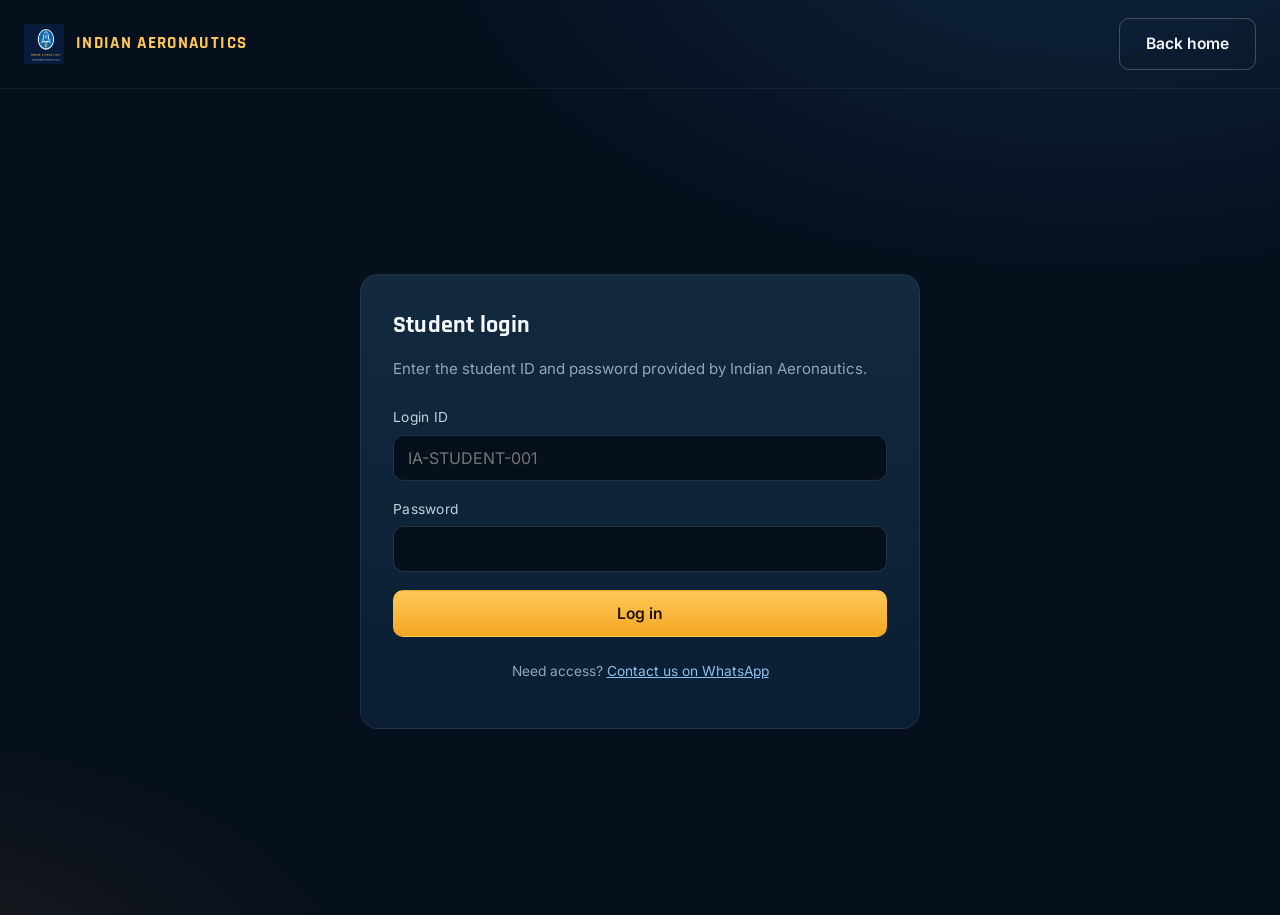
<file: login.html>
﻿<!DOCTYPE html>
<html lang="en">

<head>

<meta charset="UTF-8">

<meta
  name="viewport"
  content="width=device-width, initial-scale=1.0"
>

<title>Student Login — Indian Aeronautics</title>

<link rel="icon" href="assets/logo.png">

<link rel="preconnect" href="https://fonts.googleapis.com">

<link
  href="https://fonts.googleapis.com/css2?family=Rajdhani:wght@600;700&family=Inter:wght@400;500;600&display=swap"
  rel="stylesheet"
>

<link
  rel="stylesheet"
  href="css/style.css"
>

</head>


<body>


<div class="topbar">

  <a
    class="brand"
    href="index.html"
  >

    <img
      src="assets/logo.png"
      alt="Indian Aeronautics logo"
    >

    <span class="brand-name">
      INDIAN AERONAUTICS
    </span>

  </a>


  <a
    class="btn btn-outline"
    href="index.html"
  >
    Back home
  </a>

</div>



<div class="center-page">

  <div
    class="card narrow"
    style="width:100%;"
  >

    <h2 class="panel-title">
      Student login
    </h2>


    <p class="panel-sub">
      Enter the student ID and password provided by Indian Aeronautics.
    </p>


    <div
      class="form-error"
      id="loginError"
    ></div>


    <form id="loginForm">


      <div class="field">

        <label for="loginId">
          Login ID
        </label>

        <input
          type="text"
          id="loginId"
          autocomplete="username"
          placeholder="IA-STUDENT-001"
          required
        >

      </div>



      <div class="field">

        <label for="loginPass">
          Password
        </label>

        <input
          type="password"
          id="loginPass"
          autocomplete="current-password"
          required
        >

      </div>



      <button
        type="submit"
        class="btn btn-primary btn-block"
        id="loginButton"
      >
        Log in
      </button>


    </form>


    <p class="small muted mt-24 text-center">

      Need access?

      <a
        id="waLoginLink"
        href="#"
        target="_blank"
        rel="noopener"
      >
        Contact us on WhatsApp
      </a>

    </p>


  </div>

</div>



<script src="js/auth.js"></script>


<script>

const WA_NUMBER =
  "919995863184";


document.getElementById(
  "waLoginLink"
).href =
  `https://wa.me/${WA_NUMBER}?text=${encodeURIComponent(
    "Hi, I'd like access to the Indian Aeronautics mock tests."
  )}`;



document
  .getElementById("loginForm")
  .addEventListener(
    "submit",
    async function(event) {

      event.preventDefault();


      const id =
        document
          .getElementById("loginId")
          .value
          .trim();


      const password =
        document
          .getElementById("loginPass")
          .value;


      const errorBox =
        document.getElementById(
          "loginError"
        );


      const button =
        document.getElementById(
          "loginButton"
        );


      errorBox.classList.remove(
        "visible"
      );

      errorBox.textContent = "";


      button.disabled = true;

      button.textContent =
        "Checking login...";


      try {

        const result =
          await iaLogin(
            id,
            password
          );


        console.log(
          "LOGIN FORM RESULT:",
          result
        );


        if (!result.ok) {

          errorBox.classList.add(
            "visible"
          );


          if (
            result.reason ===
            "already_used"
          ) {

            errorBox.textContent =
              "This login has already been used to complete a test on this device.";

          }

          else if (
            result.reason ===
            "server"
          ) {

            errorBox.textContent =
              "Unable to connect to the login service. Please try again.";

          }

          else {

            errorBox.textContent =
              result.message ||
              "Invalid student ID or password.";

          }


          return;

        }


        /*
         * Successful login.
         */

        const access =
          iaGetAccess();


        /*
         * If the student arrived from
         * a protected ISRO page, return there
         * only if the student has ISRO access.
         */

        const params =
          new URLSearchParams(
            window.location.search
          );


        const returnTo =
          params.get("return");


        if (
          returnTo &&
          access !== "NONE"
        ) {

          const decoded =
            decodeURIComponent(
              returnTo
            );


          /*
           * Prevent external redirects.
           */

          if (
            decoded.startsWith("/") &&
            !decoded.startsWith("//")
          ) {

            /*
             * ISRO destination
             */

            if (
              decoded.includes(
                "/isro-mock-tests/"
              )
            ) {

              if (
                access === "ISRO" ||
                access === "BOTH"
              ) {

                window.location.href =
                  decoded;

                return;

              }

            }


            /*
             * HAL destination
             */

            if (
              decoded.includes(
                "/portal.html"
              )
            ) {

              if (
                access === "HAL" ||
                access === "BOTH"
              ) {

                window.location.href =
                  decoded;

                return;

              }

            }

          }

        }


        /*
         * Normal login routing.
         *
         * IMPORTANT:
         * If the student came from a protected series
         * but does not have access to that series,
         * DO NOT fall through to another portal.
         */

        if (
          returnTo &&
          access !== "NONE"
        ) {

          const decoded =
            decodeURIComponent(
              returnTo
            );


          /*
           * Student requested ISRO,
           * but does not have ISRO access.
           */

          if (
            decoded.includes(
              "/isro-mock-tests/"
            ) &&
            access === "HAL"
          ) {

            errorBox.classList.add(
              "visible"
            );

            errorBox.textContent =
              "Your account has HAL access only. This account does not include ISRO Mock Tests.";

            return;

          }


          /*
           * Student requested HAL,
           * but does not have HAL access.
           */

          if (
            decoded.includes(
              "/portal.html"
            ) &&
            access === "ISRO"
          ) {

            errorBox.classList.add(
              "visible"
            );

            errorBox.textContent =
              "Your account has ISRO access only. This account does not include HAL Mock Tests.";

            return;

          }

        }


        /*
         * Normal login routing when
         * there is no protected return
         * destination.
         */

        if (
          access === "HAL"
        ) {

          window.location.href =
            "portal.html";

          return;

        }


        if (
          access === "ISRO"
        ) {

          window.location.href =
            "isro-mock-tests/";

          return;

        }


        if (
          access === "BOTH"
        ) {

          window.location.href =
            "access.html";

          return;

        }


        errorBox.classList.add(
          "visible"
        );

        errorBox.textContent =
          "Your account has no active mock-test package. Please contact us on WhatsApp.";

        sessionStorage.removeItem(
          IA_SESSION_KEY
        );

      }


      catch(error) {

        console.error(
          "LOGIN FORM ERROR:",
          error
        );


        errorBox.classList.add(
          "visible"
        );

        errorBox.textContent =
          "Something went wrong while checking your login.";

      }


      finally {

        button.disabled = false;

        button.textContent =
          "Log in";

      }

    }
  );

</script>


</body>
</html>
</file>
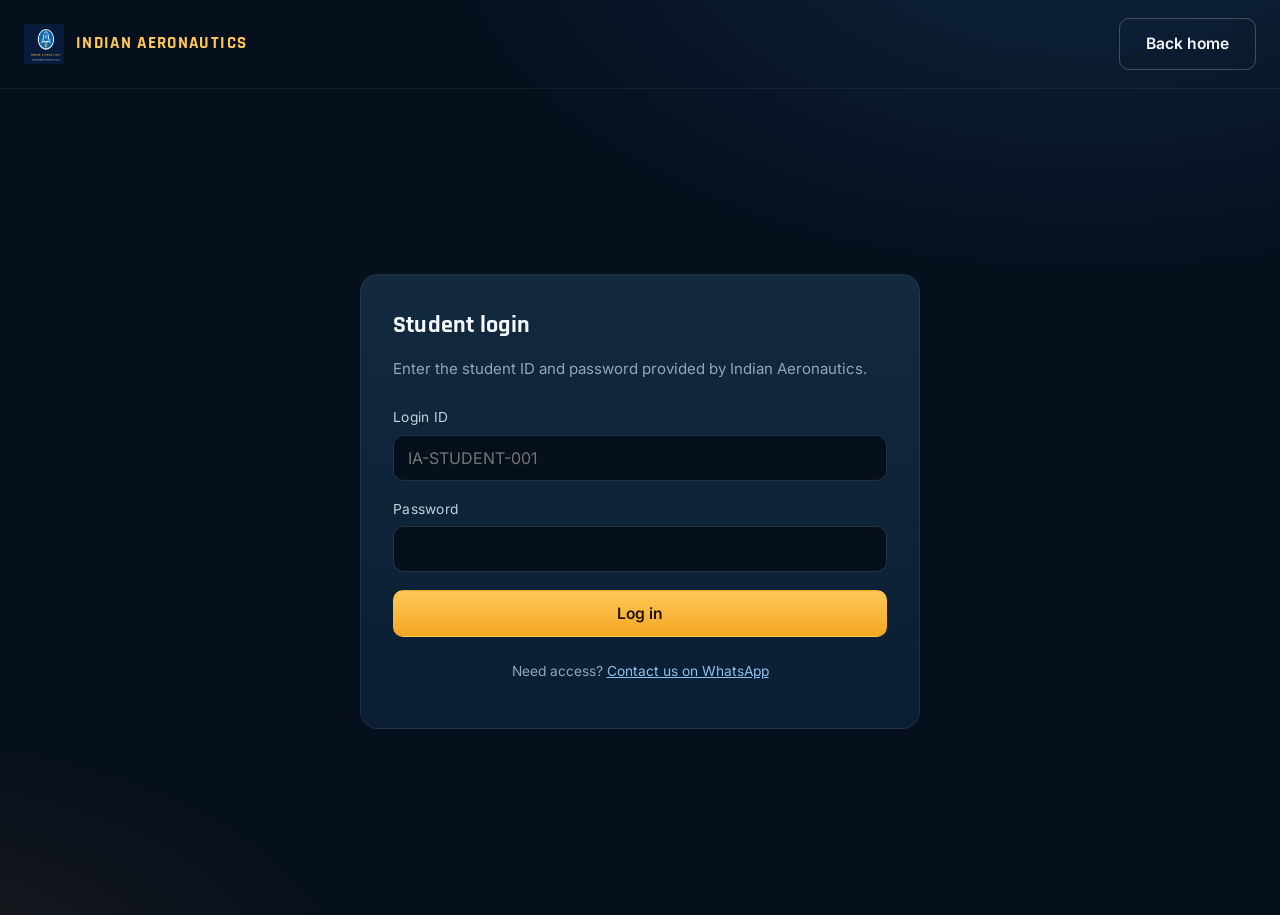
<file: portal.html>
<!DOCTYPE html>
<html lang="en">
<head>
<meta charset="UTF-8" />
<meta name="viewport" content="width=device-width, initial-scale=1.0" />
<title>Test Portal — Indian Aeronautics</title>
<link rel="icon" href="assets/logo.png" />
<link rel="preconnect" href="https://fonts.googleapis.com">
<link href="https://fonts.googleapis.com/css2?family=Rajdhani:wght@600;700&family=Inter:wght@400;500;600&display=swap" rel="stylesheet">
<link rel="stylesheet" href="css/style.css" />
</head>
<body>

<div class="topbar">
  <a class="brand" href="index.html">
    <img src="assets/logo.png" alt="Indian Aeronautics logo" />
    <span class="brand-name">INDIAN AERONAUTICS</span>
  </a>
  <button class="btn btn-outline" id="logoutBtn">Log out</button>
</div>

<section class="shell" style="padding-top:48px;">
  <h1 style="font-size:1.9rem;">Choose a mock paper</h1>
  <p class="muted mt-24" style="margin-top:8px;">
    Each paper has 160 questions across three sections and a 2.5 hour timer.
    Once you start, stay on this device until you submit — your login can only complete one attempt.
  </p>

  <div class="papers-grid" id="papersGrid"></div>
</section>

<footer class="site-footer">Indian Aeronautics · Practice test portal</footer>

<script src="js/credentials.js"></script>
<script src="js/auth.js"></script>
<script>
  const session = iaRequireSession("login.html");

  document.getElementById("logoutBtn").addEventListener("click", iaLogout);

  if (session) {
    const grid = document.getElementById("papersGrid");
    const alreadyFinished = iaCredentialAlreadyFinished(session.id);

    for (let i = 1; i <= 5; i++) {
      const div = document.createElement("div");
      div.className = "paper-card";
      div.innerHTML = `
        <div class="paper-name">Paper ${i}</div>
        <div class="paper-meta">160 questions · 2.5 hours</div>
        <a class="btn btn-primary btn-block" href="test.html?paper=${i}" ${alreadyFinished ? "aria-disabled='true' style='pointer-events:none;opacity:0.5;'" : ""}>
          ${alreadyFinished ? "Attempt used" : "Start test"}
        </a>
      `;
      grid.appendChild(div);
    }

    if (alreadyFinished) {
      const notice = document.createElement("p");
      notice.className = "form-error visible mt-24";
      notice.textContent = "This login has already completed a test attempt on this device.";
      grid.parentElement.insertBefore(notice, grid);
    }
  }
</script>
</body>
</html>
</file>
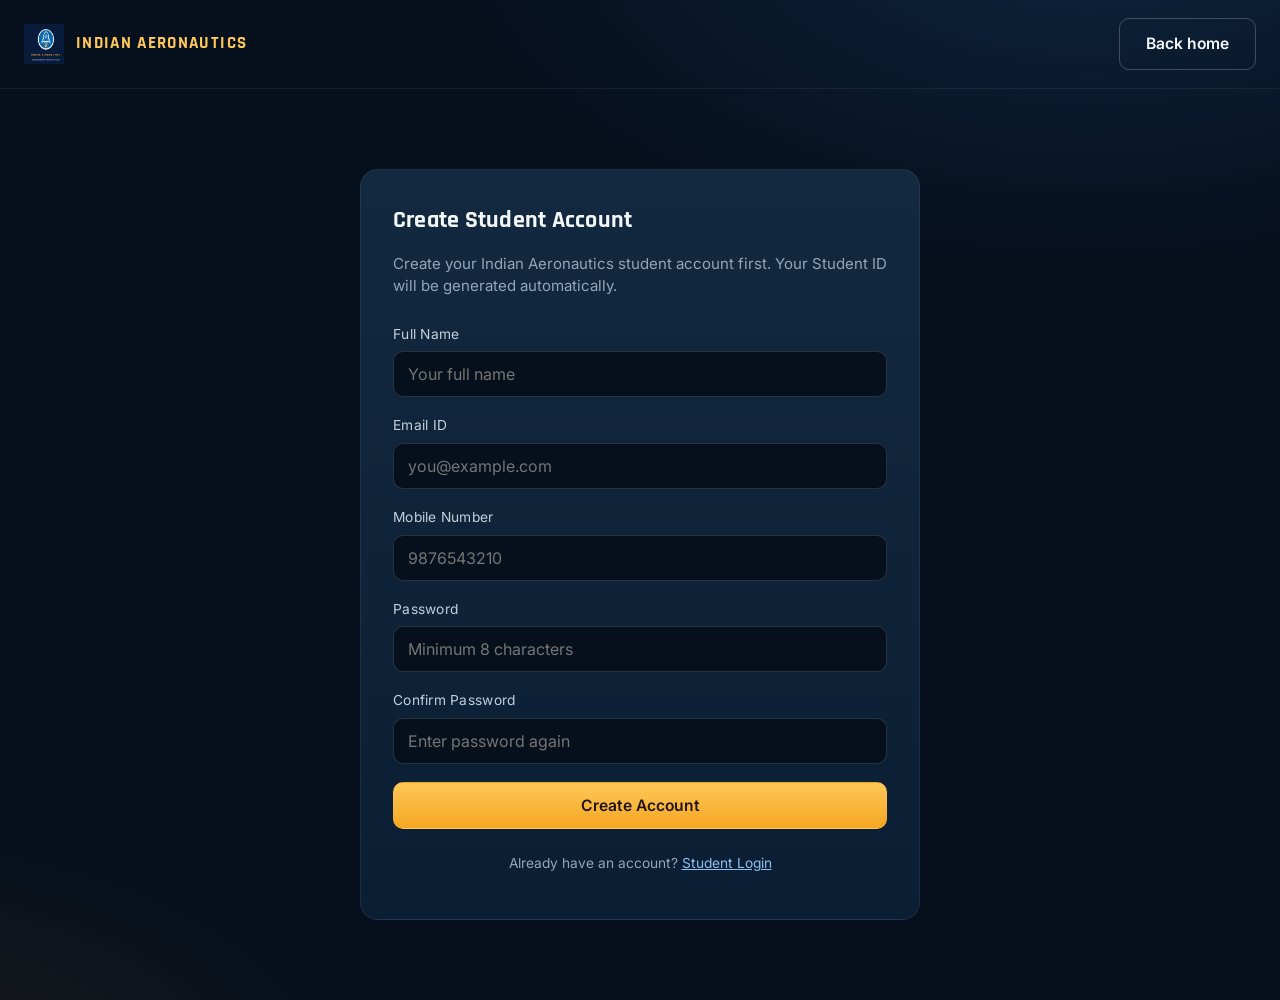
<file: register.html>
﻿<!DOCTYPE html>
<html lang="en">
<head>
<meta charset="UTF-8">
<meta name="viewport" content="width=device-width, initial-scale=1.0">

<title>Create Student Account — Indian Aeronautics</title>

<link rel="icon" href="assets/logo.png">

<link rel="preconnect" href="https://fonts.googleapis.com">
<link href="https://fonts.googleapis.com/css2?family=Rajdhani:wght@600;700&family=Inter:wght@400;500;600&display=swap" rel="stylesheet">

<link rel="stylesheet" href="css/style.css">

<style>
.account-card {
  max-width: 560px;
  width: 100%;
  margin: 40px auto;
}

.success-box {
  display: none;
  padding: 20px;
  border-radius: 12px;
  background: #e8fff3;
  border: 1px solid #35b978;
  margin-top: 20px;
}

.success-box.visible {
  display: block;
}

.error-box {
  display: none;
  padding: 14px;
  border-radius: 10px;
  background: #fff0f0;
  border: 1px solid #e57373;
  margin-bottom: 18px;
}

.error-box.visible {
  display: block;
}

.student-id {
  font-size: 28px;
  font-weight: 700;
  margin: 10px 0;
  letter-spacing: 1px;
}
</style>

</head>

<body>

<div class="topbar">

  <a class="brand" href="index.html">
    <img src="assets/logo.png"
         alt="Indian Aeronautics logo">

    <span class="brand-name">
      INDIAN AERONAUTICS
    </span>
  </a>

  <a class="btn btn-outline"
     href="index.html">
    Back home
  </a>

</div>


<div class="center-page">

  <div class="card account-card">

    <h2 class="panel-title">
      Create Student Account
    </h2>

    <p class="panel-sub">
      Create your Indian Aeronautics student account first.
      Your Student ID will be generated automatically.
    </p>


    <div id="errorBox"
         class="error-box">
    </div>


    <form id="registerForm">


      <div class="field">

        <label for="fullName">
          Full Name
        </label>

        <input
          id="fullName"
          type="text"
          autocomplete="name"
          placeholder="Your full name"
          required
        >

      </div>


      <div class="field">

        <label for="email">
          Email ID
        </label>

        <input
          id="email"
          type="email"
          autocomplete="email"
          placeholder="you@example.com"
          required
        >

      </div>


      <div class="field">

        <label for="mobile">
          Mobile Number
        </label>

        <input
          id="mobile"
          type="tel"
          autocomplete="tel"
          inputmode="numeric"
          placeholder="9876543210"
          required
        >

      </div>


      <div class="field">

        <label for="password">
          Password
        </label>

        <input
          id="password"
          type="password"
          autocomplete="new-password"
          minlength="8"
          placeholder="Minimum 8 characters"
          required
        >

      </div>


      <div class="field">

        <label for="confirmPassword">
          Confirm Password
        </label>

        <input
          id="confirmPassword"
          type="password"
          autocomplete="new-password"
          minlength="8"
          placeholder="Enter password again"
          required
        >

      </div>


      <button
        id="createButton"
        type="submit"
        class="btn btn-primary btn-block">

        Create Account

      </button>


    </form>


    <div
      id="successBox"
      class="success-box">

      <strong>
        Account created successfully!
      </strong>

      <p>
        Your Student ID is:
      </p>

      <div
        id="studentId"
        class="student-id">
      </div>

      <p>
        Please save this Student ID.
        You will need it to log in.
      </p>

      <a
        href="login.html"
        class="btn btn-primary btn-block">

        Continue to Student Login

      </a>

    </div>


    <p class="small muted mt-24 text-center">

      Already have an account?

      <a href="login.html">
        Student Login
      </a>

    </p>

  </div>

</div>


<script>

const IA_AUTH_URL =
"https://script.google.com/macros/s/AKfycbzjOLtnukHD3bKfgUZ_SkWfQezXGfmQtEzSRWqeGwJg_Sgldl7SpDc8CJ-ir8IYVeoq/exec";


async function sha256(text) {

  const encoder =
    new TextEncoder();

  const data =
    encoder.encode(text);

  const hash =
    await crypto.subtle.digest(
      "SHA-256",
      data
    );

  return Array
    .from(
      new Uint8Array(hash)
    )
    .map(
      b =>
        b.toString(16)
         .padStart(2, "0")
    )
    .join("");

}


document
  .getElementById("registerForm")
  .addEventListener(
    "submit",
    async function(e) {

      e.preventDefault();


      const name =
        document
          .getElementById("fullName")
          .value
          .trim();


      const email =
        document
          .getElementById("email")
          .value
          .trim()
          .toLowerCase();


      const mobile =
        document
          .getElementById("mobile")
          .value
          .trim();


      const password =
        document
          .getElementById("password")
          .value;


      const confirmPassword =
        document
          .getElementById("confirmPassword")
          .value;


      const errorBox =
        document
          .getElementById("errorBox");


      const successBox =
        document
          .getElementById("successBox");


      const button =
        document
          .getElementById("createButton");


      errorBox.classList.remove(
        "visible"
      );


      if (
        password.length < 8
      ) {

        errorBox.textContent =
          "Password must contain at least 8 characters.";

        errorBox.classList.add(
          "visible"
        );

        return;

      }


      if (
        password !==
        confirmPassword
      ) {

        errorBox.textContent =
          "Passwords do not match.";

        errorBox.classList.add(
          "visible"
        );

        return;

      }


      const cleanMobile =
        mobile.replace(
          /\D/g,
          ""
        );


      if (
        cleanMobile.length < 10
      ) {

        errorBox.textContent =
          "Please enter a valid mobile number.";

        errorBox.classList.add(
          "visible"
        );

        return;

      }


      button.disabled =
        true;

      button.textContent =
        "Creating account...";


      try {

        const passwordHash =
          await sha256(
            password
          );


        const form =
          new URLSearchParams();


        form.append(
          "action",
          "register"
        );


        form.append(
          "name",
          name
        );


        form.append(
          "email",
          email
        );


        form.append(
          "mobile",
          cleanMobile
        );


        form.append(
          "passwordHash",
          passwordHash
        );


        const response =
          await fetch(
            IA_AUTH_URL,
            {
              method: "POST",
              body: form
            }
          );


        const result =
          await response.json();


        if (
          !result.success
        ) {

          errorBox.textContent =
            result.error ||
            "Unable to create account.";

          errorBox.classList.add(
            "visible"
          );

          return;

        }


        document
          .getElementById(
            "studentId"
          )
          .textContent =
          result.student.id;


        document
          .getElementById(
            "registerForm"
          )
          .style.display =
          "none";


        successBox.classList.add(
          "visible"
        );


      } catch(error) {

        console.error(
          error
        );


        errorBox.textContent =
          "Unable to connect to the registration service. Please try again.";

        errorBox.classList.add(
          "visible"
        );

      } finally {

        button.disabled =
          false;

        button.textContent =
          "Create Account";

      }

    }
  );

</script>

</body>
</html>
</file>
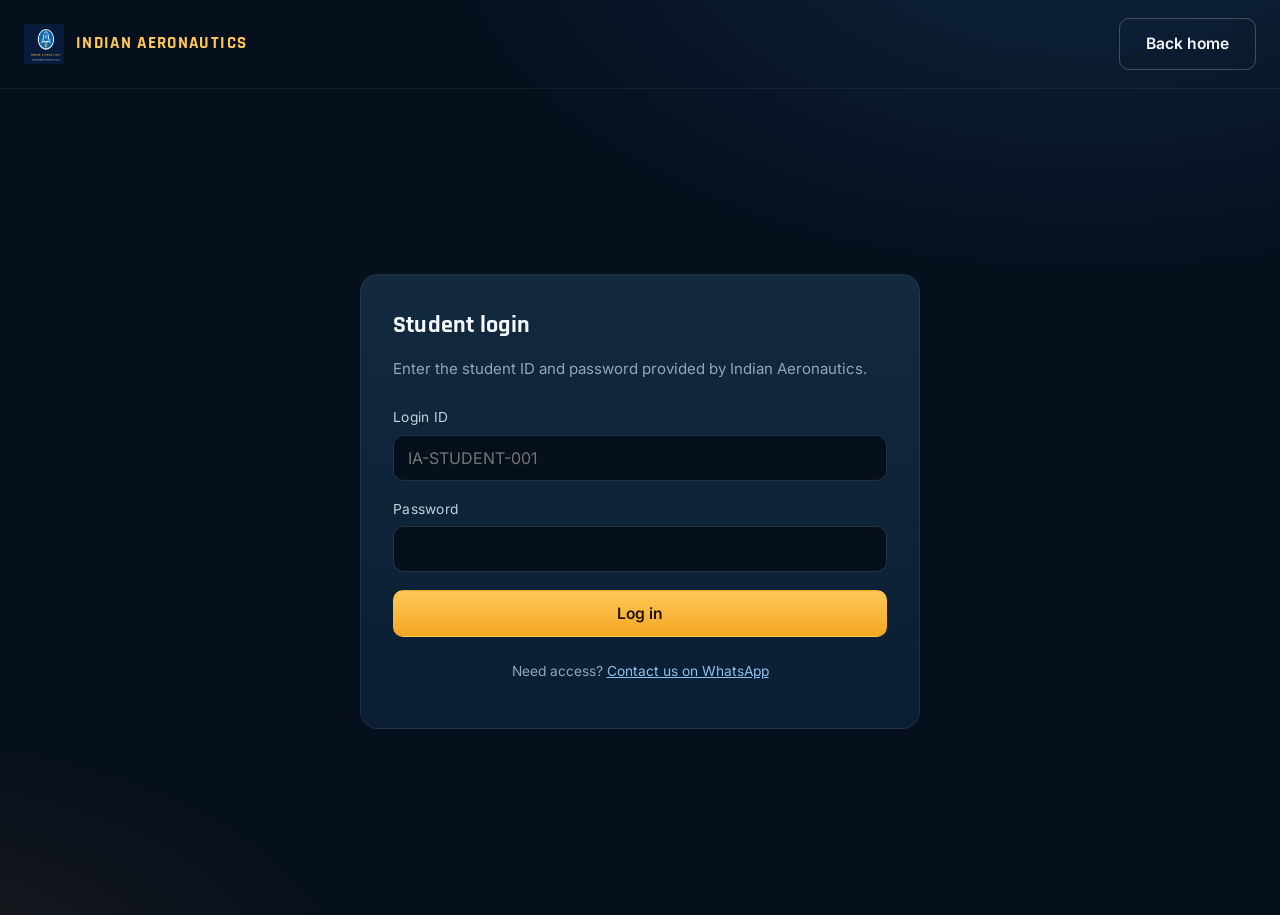
<file: test.html>
<!DOCTYPE html>
<html lang="en">
<head>
<meta charset="UTF-8" />
<meta name="viewport" content="width=device-width, initial-scale=1.0" />
<title>Test in progress — Indian Aeronautics</title>
<link rel="icon" href="assets/logo.png" />
<link rel="preconnect" href="https://fonts.googleapis.com">
<link href="https://fonts.googleapis.com/css2?family=Rajdhani:wght@600;700&family=Inter:wght@400;500;600&display=swap" rel="stylesheet">
<link rel="stylesheet" href="css/style.css" />
</head>
<body>

<div id="examRoot">

  <div class="exam-topbar">
    <div>
      <div class="brand-name" style="font-size:0.9rem;" id="paperTitle">Paper</div>
      <div class="exam-progress-label" id="progressLabel"></div>
    </div>
    <div class="gauge-wrap">
      <div class="gauge">
        <svg width="56" height="56" viewBox="0 0 56 56">
          <circle class="gauge-track" cx="28" cy="28" r="24" fill="none" stroke-width="5"/>
          <circle class="gauge-fill" id="gaugeFill" cx="28" cy="28" r="24" fill="none" stroke-width="5"
            stroke-linecap="round" stroke-dasharray="150.8" stroke-dashoffset="0"/>
        </svg>
        <div class="gauge-time" id="gaugeTime">--:--</div>
      </div>
    </div>
  </div>

  <div class="runway" id="runway"></div>

  <div class="exam-body">
    <div class="section-tag" id="sectionTag"></div>
    <div class="question-text" id="questionText"></div>
    <div class="options" id="options"></div>
  </div>

  <div class="exam-nav">
    <button class="btn btn-outline" id="prevBtn">Previous</button>
    <button class="btn btn-primary" id="nextBtn">Next</button>
    <button class="btn btn-primary" id="submitBtn" style="display:none;">Submit test</button>
  </div>

</div>

<script src="js/credentials.js"></script>
<script src="js/auth.js"></script>
<script src="js/exam.js"></script>
</body>
</html>
</file>
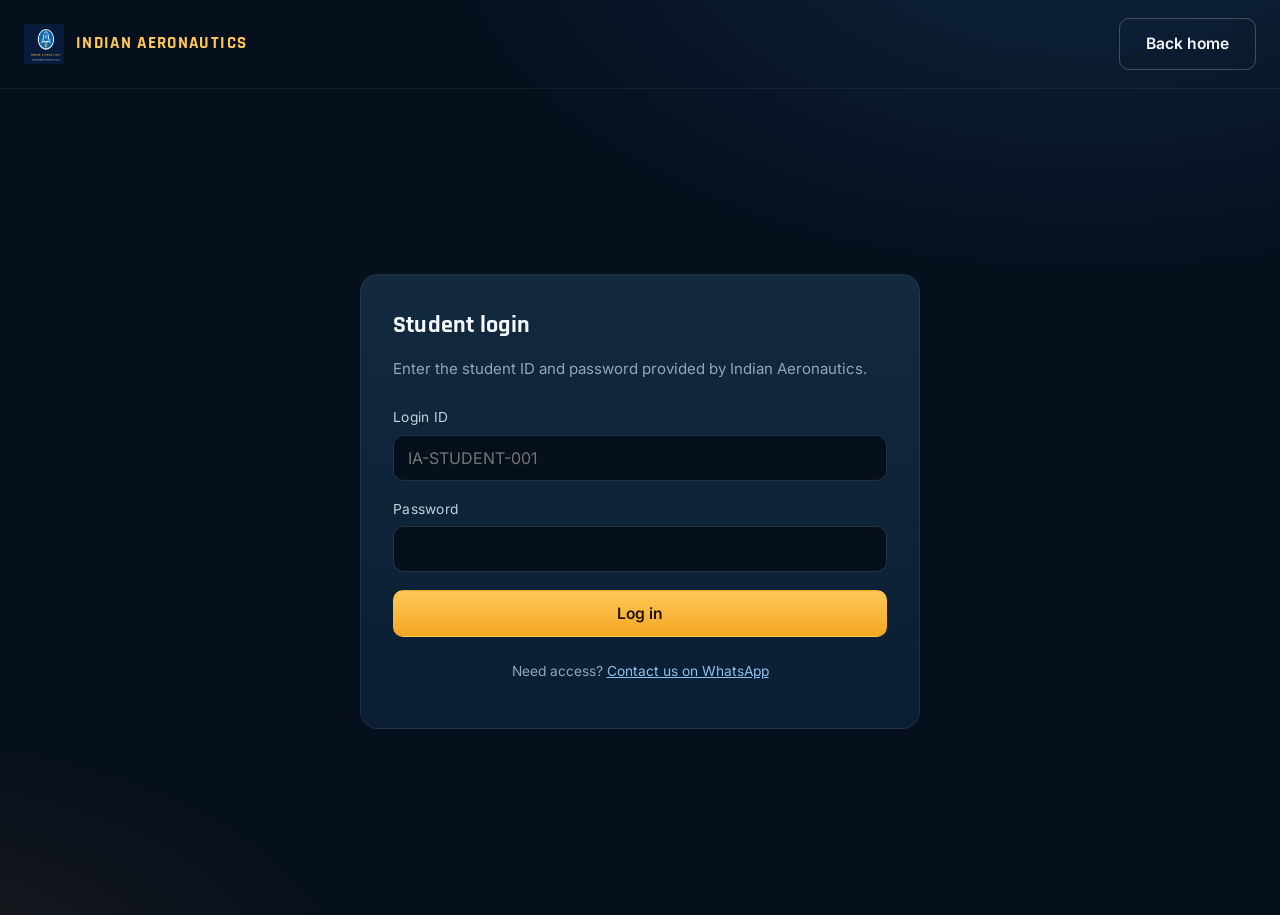
<file: gate-mock-tests/test.html>
﻿<!DOCTYPE html>
<html lang="en">

<head>

<meta charset="UTF-8">

<meta
  name="viewport"
  content="width=device-width, initial-scale=1.0"
>

<title>
GATE AE Mock Test â€” Indian Aeronautics
</title>

<link
  rel="stylesheet"
  
>

<link
  rel="stylesheet"
  href="../css/gate-exam.css"
>

</head>


<body>

<div id="exam-root">
  <div class="exam-loading">Preparing your test&hellip;</div>
</div>

<script src="assets/catalog.js"></script>
<script src="../js/gate-auth.js"></script>

<script>
  const IA_EXAM_FAMILY = "GATE";
</script>

<script src="../js/gate-test-engine.js"></script>

</body>
</html>
</file>
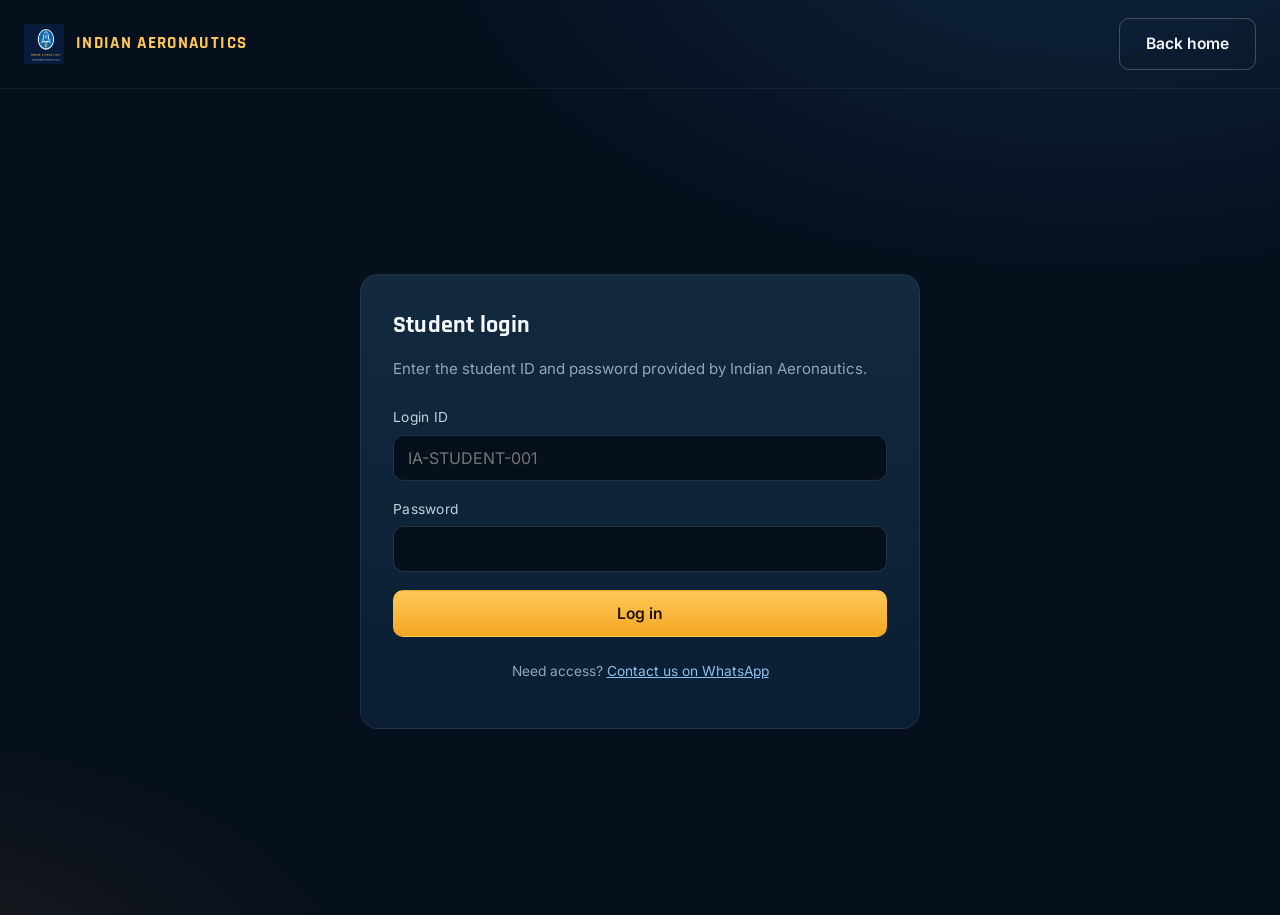
<file: isro-mock-tests/test.html>
﻿<!DOCTYPE html>
<html lang="en">

<head>

<meta charset="UTF-8">

<meta
  name="viewport"
  content="width=device-width, initial-scale=1.0"
>

<title>
ISRO Mock Test
</title>

<link
  rel="stylesheet"
  href="assets/style.css"
>

</head>


<body>


<div
  class="quiz-shell"
  id="app"
>

  <p style="font-family:var(--font-mono); color:var(--paper-dim);">
    Checking student access...
  </p>

</div>



<script src="../js/auth.js"></script>


<script>

const session =
  iaRequireAccess(
    "ISRO",
    "../login.html?return=" +
    encodeURIComponent(
      window.location.pathname
    )
  );


if (session) {

  const quizScript =
    document.createElement(
      "script"
    );

  quizScript.src =
    "assets/quiz.js";

  document.body.appendChild(
    quizScript
  );

}

</script>


</body>
</html>
</file>
<file: css/style.css>
/* ==========================================================================
   INDIAN AERONAUTICS — TEST PORTAL
   Design tokens derived from the brand mark:
     navy field, blue instrument ring, orange flame accent.
   ========================================================================== */

:root {
  --navy-950: #060f1c;
  --navy-900: #0b1e33;
  --navy-800: #12293f;
  --navy-700: #1a3a55;
  --blue-500: #2f7fd1;
  --blue-300: #8dc0ef;
  --orange-500: #f5a623;
  --orange-400: #ffc857;
  --white: #f5f8fb;
  --gray-300: #c3d0dd;
  --gray-400: #93a6ba;
  --green-500: #33c481;
  --red-500: #e5555c;
  --radius-md: 10px;
  --radius-lg: 18px;
  --font-display: "Rajdhani", "Segoe UI", sans-serif;
  --font-body: "Inter", "Segoe UI", sans-serif;
}

* { box-sizing: border-box; }

html { scroll-behavior: smooth; }

body {
  margin: 0;
  min-height: 100vh;
  background:
    radial-gradient(1100px 620px at 85% -10%, rgba(47,127,209,0.20), transparent 60%),
    radial-gradient(900px 500px at -10% 110%, rgba(245,166,35,0.10), transparent 55%),
    var(--navy-950);
  color: var(--white);
  font-family: var(--font-body);
  line-height: 1.5;
}

h1, h2, h3, .display {
  font-family: var(--font-display);
  font-weight: 700;
  letter-spacing: 0.01em;
  margin: 0;
}

a { color: var(--blue-300); }

button, input {
  font-family: inherit;
}

/* ---- Layout shells ---- */

.shell {
  max-width: 1080px;
  margin: 0 auto;
  padding: 0 24px;
}

.topbar {
  display: flex;
  align-items: center;
  justify-content: space-between;
  padding: 18px 24px;
  border-bottom: 1px solid rgba(255,255,255,0.06);
}

.brand {
  display: flex;
  align-items: center;
  gap: 12px;
  text-decoration: none;
  color: var(--white);
}

.brand img { width: 40px; height: 40px; display: block; }

.brand-name {
  font-family: var(--font-display);
  font-weight: 700;
  font-size: 1.05rem;
  letter-spacing: 0.08em;
  color: var(--orange-400);
}

.narrow {
  max-width: 560px;
  margin: 0 auto;
}

.center-page {
  min-height: calc(100vh - 74px);
  display: flex;
  align-items: center;
  justify-content: center;
  padding: 40px 20px;
}

/* ---- Hero ---- */

.hero {
  padding: 72px 0 40px;
  text-align: center;
}

.hero .eyebrow {
  display: inline-block;
  font-family: var(--font-display);
  font-size: 0.8rem;
  letter-spacing: 0.24em;
  text-transform: uppercase;
  color: var(--blue-300);
  border: 1px solid rgba(141,192,239,0.35);
  border-radius: 999px;
  padding: 6px 16px;
  margin-bottom: 22px;
}

.hero h1 {
  font-size: clamp(2.1rem, 5vw, 3.4rem);
  line-height: 1.08;
  color: var(--white);
}

.hero h1 span { color: var(--orange-400); }

.hero p.lede {
  max-width: 620px;
  margin: 20px auto 0;
  color: var(--gray-300);
  font-size: 1.08rem;
}

.hero-actions {
  display: flex;
  gap: 14px;
  justify-content: center;
  margin-top: 34px;
  flex-wrap: wrap;
}

/* ---- Buttons ---- */

.btn {
  display: inline-flex;
  align-items: center;
  gap: 10px;
  padding: 13px 26px;
  border-radius: var(--radius-md);
  font-weight: 600;
  font-size: 0.98rem;
  text-decoration: none;
  border: 1px solid transparent;
  cursor: pointer;
  transition: transform 0.12s ease, background 0.15s ease, border-color 0.15s ease;
}

.btn:active { transform: translateY(1px); }

.btn-primary {
  background: linear-gradient(180deg, var(--orange-400), var(--orange-500));
  color: #21150a;
}
.btn-primary:hover { filter: brightness(1.06); }

.btn-outline {
  background: transparent;
  border-color: rgba(255,255,255,0.22);
  color: var(--white);
}
.btn-outline:hover { border-color: var(--blue-300); color: var(--blue-300); }

.btn-whatsapp {
  background: #1fae5c;
  color: #ffffff;
}
.btn-whatsapp:hover { filter: brightness(1.08); }

.btn-block { width: 100%; justify-content: center; }
.btn:disabled { opacity: 0.5; cursor: not-allowed; }

/* ---- Cards / panels ---- */

.card {
  background: linear-gradient(180deg, var(--navy-800), var(--navy-900));
  border: 1px solid rgba(255,255,255,0.07);
  border-radius: var(--radius-lg);
  padding: 32px;
}

.panel-title {
  font-size: 1.5rem;
  margin-bottom: 6px;
}

.panel-sub {
  color: var(--gray-400);
  font-size: 0.94rem;
  margin-bottom: 26px;
}

/* ---- How it works steps ---- */

.steps {
  display: grid;
  grid-template-columns: repeat(3, 1fr);
  gap: 20px;
  margin: 56px 0;
}

@media (max-width: 760px) {
  .steps { grid-template-columns: 1fr; }
}

.step {
  background: var(--navy-900);
  border: 1px solid rgba(255,255,255,0.06);
  border-radius: var(--radius-lg);
  padding: 26px 22px;
}

.step .step-index {
  font-family: var(--font-display);
  font-size: 0.82rem;
  letter-spacing: 0.18em;
  color: var(--blue-300);
  margin-bottom: 10px;
}

.step h3 { font-size: 1.15rem; margin-bottom: 8px; }
.step p { color: var(--gray-400); font-size: 0.94rem; margin: 0; }

/* ---- Papers grid ---- */

.papers-grid {
  display: grid;
  grid-template-columns: repeat(auto-fill, minmax(220px, 1fr));
  gap: 16px;
  margin-top: 26px;
}

.paper-card {
  background: var(--navy-900);
  border: 1px solid rgba(255,255,255,0.08);
  border-radius: var(--radius-md);
  padding: 22px;
  display: flex;
  flex-direction: column;
  gap: 6px;
}

.paper-card .paper-name { font-size: 1.15rem; font-family: var(--font-display); font-weight: 700; }
.paper-card .paper-meta { color: var(--gray-400); font-size: 0.86rem; margin-bottom: 12px; }

/* ---- Forms ---- */

.field { margin-bottom: 18px; text-align: left; }

.field label {
  display: block;
  font-size: 0.86rem;
  color: var(--gray-300);
  margin-bottom: 7px;
  letter-spacing: 0.02em;
}

.field input {
  width: 100%;
  padding: 12px 14px;
  border-radius: var(--radius-md);
  border: 1px solid rgba(255,255,255,0.14);
  background: var(--navy-950);
  color: var(--white);
  font-size: 1rem;
  outline: none;
  transition: border-color 0.15s ease;
}

.field input:focus { border-color: var(--blue-500); }

.form-error {
  background: rgba(229,85,92,0.12);
  border: 1px solid rgba(229,85,92,0.4);
  color: #ffb3b6;
  padding: 10px 14px;
  border-radius: var(--radius-md);
  font-size: 0.9rem;
  margin-bottom: 18px;
  display: none;
}

.form-error.visible { display: block; }

/* ---- Exam runner ---- */

.exam-topbar {
  position: sticky;
  top: 0;
  z-index: 10;
  display: flex;
  align-items: center;
  justify-content: space-between;
  gap: 16px;
  padding: 14px 24px;
  background: rgba(6,15,28,0.92);
  backdrop-filter: blur(6px);
  border-bottom: 1px solid rgba(255,255,255,0.08);
}

.gauge-wrap { display: flex; align-items: center; gap: 12px; }

.gauge { position: relative; width: 56px; height: 56px; }
.gauge svg { transform: rotate(-90deg); }
.gauge-track { stroke: rgba(255,255,255,0.1); }
.gauge-fill { stroke: var(--orange-400); transition: stroke-dashoffset 1s linear; }
.gauge-time {
  position: absolute; inset: 0;
  display: flex; align-items: center; justify-content: center;
  font-family: var(--font-display);
  font-size: 0.68rem;
  font-weight: 700;
}

.exam-progress-label { font-size: 0.86rem; color: var(--gray-400); }

.runway {
  display: flex;
  gap: 3px;
  padding: 10px 24px;
  overflow-x: auto;
}

.runway .tick {
  flex: 0 0 auto;
  width: 9px;
  height: 20px;
  border-radius: 2px;
  background: rgba(255,255,255,0.09);
  cursor: pointer;
  border: none;
  padding: 0;
}
.runway .tick.answered { background: var(--blue-500); }
.runway .tick.current { background: var(--orange-400); }
.runway .tick.flagged { outline: 2px solid var(--orange-500); outline-offset: 1px; }

.exam-body {
  max-width: 760px;
  margin: 0 auto;
  padding: 40px 24px 120px;
}

.section-tag {
  display: inline-block;
  font-family: var(--font-display);
  font-size: 0.78rem;
  letter-spacing: 0.16em;
  text-transform: uppercase;
  color: var(--blue-300);
  margin-bottom: 14px;
}

.question-text {
  font-size: 1.28rem;
  line-height: 1.45;
  margin-bottom: 28px;
}

.options { display: flex; flex-direction: column; gap: 12px; }

.option {
  display: flex;
  align-items: flex-start;
  gap: 14px;
  padding: 16px 18px;
  border-radius: var(--radius-md);
  border: 1px solid rgba(255,255,255,0.12);
  background: var(--navy-900);
  cursor: pointer;
  transition: border-color 0.12s ease, background 0.12s ease;
}

.option:hover { border-color: var(--blue-500); }
.option.selected { border-color: var(--orange-400); background: rgba(245,166,35,0.08); }

.option .opt-letter {
  flex: 0 0 auto;
  width: 28px; height: 28px;
  border-radius: 50%;
  border: 1px solid rgba(255,255,255,0.25);
  display: flex; align-items: center; justify-content: center;
  font-family: var(--font-display);
  font-weight: 700;
  font-size: 0.85rem;
}
.option.selected .opt-letter { background: var(--orange-400); color: #21150a; border-color: var(--orange-400); }

.exam-nav {
  position: fixed;
  bottom: 0; left: 0; right: 0;
  display: flex;
  justify-content: center;
  gap: 12px;
  padding: 16px 24px;
  background: rgba(6,15,28,0.94);
  backdrop-filter: blur(6px);
  border-top: 1px solid rgba(255,255,255,0.08);
}

/* ---- Results ---- */

.score-hero {
  text-align: center;
  padding: 40px 0 20px;
}

.score-ring { position: relative; width: 180px; height: 180px; margin: 0 auto 20px; }
.score-ring svg { transform: rotate(-90deg); }
.score-ring-track { stroke: rgba(255,255,255,0.08); }
.score-ring-fill { stroke: var(--orange-400); }
.score-ring-label {
  position: absolute; inset: 0;
  display: flex; flex-direction: column; align-items: center; justify-content: center;
}
.score-ring-label .num { font-family: var(--font-display); font-size: 2.2rem; font-weight: 700; }
.score-ring-label .den { color: var(--gray-400); font-size: 0.85rem; }

.breakdown {
  display: grid;
  grid-template-columns: repeat(3, 1fr);
  gap: 14px;
  margin: 30px 0;
}
@media (max-width: 640px) { .breakdown { grid-template-columns: 1fr; } }

.breakdown .b-card {
  background: var(--navy-900);
  border: 1px solid rgba(255,255,255,0.08);
  border-radius: var(--radius-md);
  padding: 18px;
  text-align: center;
}
.breakdown .b-card .b-score { font-family: var(--font-display); font-size: 1.6rem; font-weight: 700; }
.breakdown .b-card .b-label { color: var(--gray-400); font-size: 0.82rem; margin-top: 4px; }

.review-item {
  border: 1px solid rgba(255,255,255,0.08);
  border-radius: var(--radius-md);
  padding: 18px 20px;
  margin-bottom: 12px;
  background: var(--navy-900);
}
.review-item .q { margin-bottom: 10px; }
.review-item .row { font-size: 0.92rem; padding: 3px 0; color: var(--gray-300); }
.review-item .row.correct { color: var(--green-500); }
.review-item .row.incorrect { color: var(--red-500); }
.review-item .row.unanswered { color: var(--gray-400); font-style: italic; }

/* ---- Footer ---- */

footer.site-footer {
  text-align: center;
  color: var(--gray-400);
  font-size: 0.85rem;
  padding: 40px 20px 60px;
}

.wa-float {
  position: fixed;
  right: 20px;
  bottom: 20px;
  z-index: 20;
}

.muted { color: var(--gray-400); }
.small { font-size: 0.86rem; }
.mt-24 { margin-top: 24px; }
.mt-32 { margin-top: 32px; }
.text-center { text-align: center; }
</file>
<file: isro-mock-tests/assets/style.css>
/* ============================================================
   ICRB Mock Test Series — "Mission Console" visual language
   Palette: deep telemetry navy + signal amber, hairline grid
   ============================================================ */

@import url('https://fonts.googleapis.com/css2?family=IBM+Plex+Mono:wght@400;500;600;700&family=IBM+Plex+Sans:wght@400;500;600&display=swap');

:root{
  --ink-900:#0d1826;
  --ink-800:#132133;
  --ink-700:#1a2e45;
  --line:#28405c;
  --line-soft:#1e3149;
  --paper:#e9edf2;
  --paper-dim:#9fb0c2;
  --amber:#e8792f;
  --amber-dim:#c96522;
  --ok:#4fae7f;
  --bad:#d6544a;
  --font-mono:'IBM Plex Mono', ui-monospace, monospace;
  --font-sans:'IBM Plex Sans', system-ui, sans-serif;
}

*{ box-sizing:border-box; }

html{ scroll-behavior:smooth; }

body{
  margin:0;
  background:var(--ink-900);
  background-image:
    linear-gradient(var(--line-soft) 1px, transparent 1px),
    linear-gradient(90deg, var(--line-soft) 1px, transparent 1px);
  background-size:40px 40px;
  color:var(--paper);
  font-family:var(--font-sans);
  line-height:1.5;
}

a{ color:var(--amber); }

.wrap{
  max-width:1040px;
  margin:0 auto;
  padding:48px 24px 80px;
}

/* ---------- Header ---------- */
.site-head{
  display:flex;
  gap:24px;
  align-items:flex-start;
  padding-bottom:28px;
  border-bottom:1px solid var(--line);
  margin-bottom:28px;
}

.mark{
  font-family:var(--font-mono);
  font-weight:700;
  font-size:14px;
  color:var(--amber);
  border:1px solid var(--amber-dim);
  padding:6px 10px;
  letter-spacing:0.04em;
  white-space:nowrap;
  margin-top:4px;
}

.head-text h1{
  font-family:var(--font-mono);
  font-size:clamp(24px, 4vw, 34px);
  font-weight:600;
  margin:0 0 10px;
  line-height:1.25;
  max-width:22ch;
}

.head-text p{
  margin:0;
  color:var(--paper-dim);
  max-width:62ch;
  font-size:15px;
}

/* ---------- Pattern strip ---------- */
.pattern-strip{
  display:grid;
  grid-template-columns:repeat(auto-fit, minmax(200px,1fr));
  gap:1px;
  background:var(--line);
  border:1px solid var(--line);
  margin-bottom:44px;
}

.pattern-block{
  background:var(--ink-800);
  padding:16px 18px;
  display:flex;
  flex-direction:column;
  gap:4px;
}

.pattern-label{
  font-size:12px;
  color:var(--paper-dim);
}

.pattern-value{
  font-family:var(--font-mono);
  font-size:16px;
  font-weight:600;
  color:var(--paper);
}

.pattern-sub{
  font-size:12px;
  color:var(--amber);
}

/* ---------- Discipline sections ---------- */
.discipline{ margin-bottom:48px; }

.discipline h2{
  font-family:var(--font-mono);
  font-size:18px;
  font-weight:600;
  display:flex;
  align-items:center;
  gap:10px;
  margin:0 0 16px;
  padding-bottom:10px;
  border-bottom:1px solid var(--line-soft);
}

.post-code{
  font-size:11px;
  color:var(--ink-900);
  background:var(--amber);
  padding:2px 7px;
  font-weight:700;
}

.test-grid{
  display:grid;
  grid-template-columns:repeat(auto-fill, minmax(220px, 1fr));
  gap:14px;
}

.test-card{
  display:block;
  background:var(--ink-800);
  border:1px solid var(--line);
  padding:16px;
  text-decoration:none;
  color:var(--paper);
  transition:border-color .15s ease, transform .15s ease;
}

.test-card:hover{
  border-color:var(--amber);
  transform:translateY(-2px);
}

.test-card .num{
  font-family:var(--font-mono);
  font-size:12px;
  color:var(--amber);
  display:block;
  margin-bottom:6px;
}

.test-card .title{
  font-weight:600;
  font-size:15px;
  display:block;
  margin-bottom:8px;
}

.test-card .meta{
  font-size:12px;
  color:var(--paper-dim);
}

.test-card.locked{
  opacity:0.45;
  pointer-events:none;
  border-style:dashed;
}

/* ---------- Footer ---------- */
.site-foot{
  border-top:1px solid var(--line);
  margin-top:56px;
  padding-top:20px;
  font-size:12px;
  color:var(--paper-dim);
}

/* ============================================================
   Quiz runner (test.html)
   ============================================================ */

.quiz-shell{
  max-width:820px;
  margin:0 auto;
  padding:32px 20px 90px;
}

.quiz-head{
  display:flex;
  justify-content:space-between;
  align-items:center;
  gap:16px;
  border-bottom:1px solid var(--line);
  padding-bottom:16px;
  margin-bottom:24px;
  flex-wrap:wrap;
}

.quiz-head h1{
  font-family:var(--font-mono);
  font-size:18px;
  margin:0;
}

.quiz-head .back{
  font-size:12px;
  text-decoration:none;
  color:var(--paper-dim);
  border:1px solid var(--line);
  padding:6px 10px;
}

.timer{
  font-family:var(--font-mono);
  font-size:20px;
  font-weight:600;
  color:var(--paper);
  border:1px solid var(--line);
  padding:6px 14px;
  min-width:88px;
  text-align:center;
}

.timer.low{ color:var(--bad); border-color:var(--bad); }

.progress-track{
  height:3px;
  background:var(--line-soft);
  margin-bottom:28px;
  position:relative;
}
.progress-fill{
  height:100%;
  background:var(--amber);
  width:0%;
  transition:width .2s ease;
}

.part-tag{
  display:inline-block;
  font-family:var(--font-mono);
  font-size:11px;
  color:var(--amber);
  border:1px solid var(--amber-dim);
  padding:3px 8px;
  margin-bottom:14px;
}

.q-index{
  font-family:var(--font-mono);
  color:var(--paper-dim);
  font-size:13px;
  margin-bottom:6px;
}

.q-text{
  font-size:18px;
  line-height:1.5;
  margin:0 0 22px;
}

.options{
  display:flex;
  flex-direction:column;
  gap:10px;
  margin-bottom:28px;
}

.option{
  display:flex;
  align-items:flex-start;
  gap:12px;
  border:1px solid var(--line);
  padding:13px 16px;
  cursor:pointer;
  background:var(--ink-800);
}

.option:hover{ border-color:var(--paper-dim); }

.option.selected{ border-color:var(--amber); background:var(--ink-700); }

.option .tag{
  font-family:var(--font-mono);
  font-size:12px;
  color:var(--paper-dim);
  border:1px solid var(--line);
  width:22px;
  height:22px;
  flex:none;
  display:flex;
  align-items:center;
  justify-content:center;
}

.option.selected .tag{ border-color:var(--amber); color:var(--amber); }

.nav-row{
  display:flex;
  justify-content:space-between;
  gap:12px;
}

button{
  font-family:var(--font-sans);
  font-size:14px;
  font-weight:600;
  border:1px solid var(--amber);
  background:transparent;
  color:var(--amber);
  padding:11px 20px;
  cursor:pointer;
}

button:hover{ background:var(--amber); color:var(--ink-900); }

button:disabled{
  opacity:0.35;
  cursor:not-allowed;
  border-color:var(--line);
  color:var(--paper-dim);
}

button.primary{
  background:var(--amber);
  color:var(--ink-900);
}
button.primary:hover{ background:var(--amber-dim); }

.jump-grid{
  display:grid;
  grid-template-columns:repeat(auto-fill, minmax(34px,1fr));
  gap:6px;
  margin:24px 0;
}

.jump-cell{
  font-family:var(--font-mono);
  font-size:12px;
  border:1px solid var(--line);
  background:var(--ink-800);
  color:var(--paper-dim);
  padding:6px 0;
  text-align:center;
  cursor:pointer;
}
.jump-cell.answered{ border-color:var(--ok); color:var(--ok); }
.jump-cell.current{ border-color:var(--amber); color:var(--amber); }

/* ---------- Results ---------- */
.score-board{
  display:grid;
  grid-template-columns:repeat(auto-fit,minmax(150px,1fr));
  gap:1px;
  background:var(--line);
  border:1px solid var(--line);
  margin:24px 0 36px;
}
.score-cell{
  background:var(--ink-800);
  padding:18px;
}
.score-cell .big{
  font-family:var(--font-mono);
  font-size:26px;
  font-weight:700;
  display:block;
}
.score-cell .lbl{ font-size:12px; color:var(--paper-dim); }

.review-item{
  border:1px solid var(--line);
  padding:16px 18px;
  margin-bottom:12px;
}
.review-item.correct{ border-left:3px solid var(--ok); }
.review-item.incorrect{ border-left:3px solid var(--bad); }
.review-item.skipped{ border-left:3px solid var(--paper-dim); }

.review-item .rq{ font-weight:600; margin-bottom:10px; }
.review-item .ra{ font-size:13px; color:var(--paper-dim); margin-bottom:4px; }
.review-item .rex{ font-size:13px; color:var(--paper); margin-top:10px; padding-top:10px; border-top:1px dashed var(--line); }
.tick-ok{ color:var(--ok); font-weight:700; }
.tick-bad{ color:var(--bad); font-weight:700; }

@media (max-width:600px){
  .quiz-head{ flex-direction:column; align-items:flex-start; }
}
</file>
<file: css/gate-exam.css>
﻿
/* =========================================================
   ACCESSIBILITY / MODAL SAFETY
   ---------------------------------------------------------
   HTML elements carrying the hidden attribute must remain
   hidden even when a component stylesheet defines display.
   
   This prevents empty modal/calculator containers from
   appearing on page load.
   ========================================================= */

[hidden] {
  display: none !important;
}

/* ==========================================================================
   INDIAN AERONAUTICS â€” EXAM UI (shared across all disciplines)
   ========================================================================== */

:root {
  --ia-navy: #0b1b33;
  --ia-navy-light: #142a4d;
  --ia-orange: #f5a524;
  --ia-blue: #2f6fed;
  --ia-green: #22a06b;
  --ia-red: #e5484d;
  --ia-grey-100: #f5f6f8;
  --ia-grey-300: #d9dde3;
  --ia-grey-600: #6b7280;
  --ia-radius: 10px;
}

.exam-loading,
.exam-error {
  padding: 48px 24px;
  text-align: center;
  font-size: 1.05rem;
  color: var(--ia-grey-600);
}

.exam-error a {
  display: inline-block;
  margin-top: 12px;
  color: var(--ia-blue);
  font-weight: 600;
}

.exam-shell {
  display: flex;
  flex-direction: column;
  min-height: 100vh;
  background: var(--ia-grey-100);
}

.exam-header {
  display: flex;
  align-items: center;
  gap: 16px;
  padding: 12px 20px;
  background: var(--ia-navy);
  color: #fff;
  position: sticky;
  top: 0;
  z-index: 10;
}

.exam-title {
  font-weight: 700;
  font-size: 1rem;
  flex: 1;
  min-width: 0;
  white-space: nowrap;
  overflow: hidden;
  text-overflow: ellipsis;
}

.exam-timer {
  font-variant-numeric: tabular-nums;
  font-size: 1.15rem;
  font-weight: 700;
  background: var(--ia-navy-light);
  padding: 6px 14px;
  border-radius: var(--ia-radius);
  letter-spacing: 0.03em;
}

.exam-timer-low {
  background: var(--ia-red);
  animation: exam-pulse 1s infinite;
}

@keyframes exam-pulse {
  0%, 100% { opacity: 1; }
  50% { opacity: 0.6; }
}

.exam-submit-btn {
  background: var(--ia-orange);
  color: var(--ia-navy);
  border: none;
  border-radius: var(--ia-radius);
  padding: 10px 18px;
  font-weight: 700;
  cursor: pointer;
}

.exam-submit-btn:hover {
  filter: brightness(1.05);
}

.exam-body {
  flex: 1;
  display: grid;
  grid-template-columns: 1fr 280px;
  gap: 16px;
  padding: 16px;
}

@media (max-width: 860px) {
  .exam-body {
    grid-template-columns: 1fr;
  }
}

.exam-question-panel,
.exam-palette-panel {
  background: #fff;
  border-radius: var(--ia-radius);
  border: 1px solid var(--ia-grey-300);
  padding: 20px;
}

.exam-q-meta {
  font-size: 0.85rem;
  color: var(--ia-grey-600);
  font-weight: 600;
  margin-bottom: 8px;
  text-transform: uppercase;
  letter-spacing: 0.04em;
}

.exam-q-text {
  font-size: 1.05rem;
  line-height: 1.55;
  margin-bottom: 18px;
  white-space: pre-wrap;
}

.exam-options {
  display: flex;
  flex-direction: column;
  gap: 10px;
  margin-bottom: 20px;
}

.exam-option {
  display: flex;
  align-items: flex-start;
  gap: 10px;
  padding: 10px 14px;
  border: 1px solid var(--ia-grey-300);
  border-radius: var(--ia-radius);
  cursor: pointer;
  transition: border-color 0.15s, background 0.15s;
}

.exam-option:hover {
  border-color: var(--ia-blue);
  background: #f4f8ff;
}

.exam-option input {
  margin-top: 3px;
}

.exam-option-letter {
  font-weight: 700;
  color: var(--ia-blue);
  min-width: 18px;
}

.exam-nat-input {
  width: 220px;
  max-width: 100%;
  padding: 10px 12px;
  border: 1px solid var(--ia-grey-300);
  border-radius: var(--ia-radius);
  font-size: 1rem;
}

.exam-actions,
.exam-nav {
  display: flex;
  flex-wrap: wrap;
  gap: 10px;
  margin-bottom: 14px;
}

.exam-btn {
  background: #fff;
  border: 1px solid var(--ia-grey-300);
  border-radius: var(--ia-radius);
  padding: 9px 16px;
  font-weight: 600;
  font-size: 0.9rem;
  cursor: pointer;
  color: var(--ia-navy);
  text-decoration: none;
  display: inline-block;
}

.exam-btn:hover {
  border-color: var(--ia-blue);
}

.exam-btn:disabled {
  opacity: 0.45;
  cursor: not-allowed;
}

.exam-btn-primary {
  background: var(--ia-blue);
  border-color: var(--ia-blue);
  color: #fff;
}

.exam-legend {
  font-size: 0.78rem;
  color: var(--ia-grey-600);
  margin-bottom: 14px;
  display: flex;
  flex-wrap: wrap;
  gap: 6px 10px;
  align-items: center;
}

.dot {
  display: inline-block;
  width: 10px;
  height: 10px;
  border-radius: 50%;
  margin-right: 2px;
}

.dot-answered { background: var(--ia-green); }
.dot-notanswered { background: var(--ia-red); }
.dot-marked { background: #8b5cf6; }
.dot-notvisited { background: var(--ia-grey-300); }

.exam-palette-grid {
  display: grid;
  grid-template-columns: repeat(5, 1fr);
  gap: 8px;
}

.exam-palette-btn {
  aspect-ratio: 1;
  border-radius: 6px;
  border: 1px solid var(--ia-grey-300);
  background: var(--ia-grey-300);
  font-weight: 700;
  font-size: 0.85rem;
  cursor: pointer;
  color: var(--ia-navy);
}

.exam-palette-btn.answered { background: var(--ia-green); color: #fff; border-color: var(--ia-green); }
.exam-palette-btn.notanswered { background: var(--ia-red); color: #fff; border-color: var(--ia-red); }
.exam-palette-btn.marked { background: #8b5cf6; color: #fff; border-color: #8b5cf6; }
.exam-palette-btn.notvisited { background: #fff; }

.exam-palette-btn.current {
  outline: 2px solid var(--ia-orange);
  outline-offset: 2px;
}

.exam-modal-backdrop {
  position: fixed;
  inset: 0;
  background: rgba(11, 27, 51, 0.55);
  display: flex;
  align-items: center;
  justify-content: center;
  z-index: 50;
}

.exam-modal {
  background: #fff;
  border-radius: var(--ia-radius);
  padding: 24px;
  max-width: 360px;
  width: 90%;
  text-align: center;
}

.exam-modal-actions {
  display: flex;
  gap: 10px;
  justify-content: center;
  margin-top: 16px;
}

.exam-result {
  max-width: 480px;
  margin: 60px auto;
  background: #fff;
  border-radius: var(--ia-radius);
  border: 1px solid var(--ia-grey-300);
  padding: 32px;
  text-align: center;
}

.exam-result-paper {
  color: var(--ia-grey-600);
  margin-bottom: 18px;
}

.exam-result-score {
  font-size: 2.4rem;
  font-weight: 800;
  color: var(--ia-navy);
}

.exam-result-percent {
  color: var(--ia-blue);
  font-weight: 700;
  margin-bottom: 20px;
}

.exam-result-table {
  width: 100%;
  border-collapse: collapse;
  margin-bottom: 24px;
}

.exam-result-table th,
.exam-result-table td {
  border: 1px solid var(--ia-grey-300);
  padding: 8px 10px;
  font-size: 0.9rem;
}

.exam-result-table th {
  background: var(--ia-grey-100);
}

/* ==========================================================================
   INSTRUCTIONS / DECLARATION SCREEN
   ========================================================================== */

.exam-instructions {
  max-width: 720px;
  margin: 32px auto;
  background: #fff;
  border: 1px solid var(--ia-grey-300);
  border-radius: var(--ia-radius);
  padding: 32px;
}

.exam-instructions h2 {
  margin-top: 0;
  color: var(--ia-navy);
}

.exam-instr-sub {
  color: var(--ia-grey-600);
  font-weight: 600;
  margin-bottom: 20px;
}

.exam-instructions h3 {
  margin-top: 26px;
  margin-bottom: 10px;
  color: var(--ia-navy);
  font-size: 1rem;
}

.exam-instr-list {
  padding-left: 20px;
  line-height: 1.6;
}

.exam-instr-list li {
  margin-bottom: 8px;
}

.exam-instr-note {
  font-size: 0.85rem;
  color: var(--ia-grey-600);
  margin-top: 8px;
}

.exam-legend-lg {
  flex-direction: column;
  align-items: flex-start;
  gap: 8px;
  font-size: 0.9rem;
}

.exam-marking-table td,
.exam-marking-table th {
  text-align: left;
}

.exam-declaration {
  display: flex;
  align-items: flex-start;
  gap: 10px;
  margin-top: 28px;
  padding: 14px;
  background: var(--ia-grey-100);
  border-radius: var(--ia-radius);
  font-size: 0.9rem;
  line-height: 1.5;
}

.exam-declaration input {
  margin-top: 3px;
}

.exam-btn-start {
  display: block;
  width: 100%;
  margin-top: 18px;
  padding: 14px;
  font-size: 1rem;
}

/* ==========================================================================
   SECTION TABS
   ========================================================================== */

.exam-section-tabs {
  display: flex;
  gap: 6px;
  padding: 10px 16px;
  background: #fff;
  border-bottom: 1px solid var(--ia-grey-300);
  overflow-x: auto;
}

.exam-tab {
  background: var(--ia-grey-100);
  border: 1px solid var(--ia-grey-300);
  border-radius: 999px;
  padding: 8px 16px;
  font-weight: 600;
  font-size: 0.85rem;
  cursor: pointer;
  white-space: nowrap;
  color: var(--ia-navy);
}

.exam-tab.active {
  background: var(--ia-navy);
  color: #fff;
  border-color: var(--ia-navy);
}

.exam-tab-count {
  opacity: 0.75;
  font-weight: 500;
}

/* ==========================================================================
   5-STATE PALETTE (matches GATE's actual colour convention)
   ========================================================================== */

.dot-answered-marked {
  background: #8b5cf6;
  position: relative;
}

.dot-answered-marked::after {
  content: "";
  position: absolute;
  bottom: -1px;
  right: -1px;
  width: 5px;
  height: 5px;
  border-radius: 50%;
  background: var(--ia-green);
  border: 1px solid #fff;
}

.exam-palette-btn.answered-marked {
  background: #8b5cf6;
  color: #fff;
  border-color: #8b5cf6;
  position: relative;
}

.exam-palette-btn.answered-marked::after {
  content: "";
  position: absolute;
  bottom: 2px;
  right: 2px;
  width: 7px;
  height: 7px;
  border-radius: 50%;
  background: var(--ia-green);
  border: 1px solid #fff;
}

.exam-palette-counts {
  margin-top: 16px;
  display: flex;
  flex-direction: column;
  gap: 6px;
  font-size: 0.82rem;
  color: var(--ia-grey-600);
}

.exam-palette-counts .dot {
  margin-right: 6px;
}

/* ==========================================================================
   VIRTUAL CALCULATOR
   ========================================================================== */

.exam-calc-toggle {
  background: var(--ia-navy-light);
  color: #fff;
  border: 1px solid rgba(255,255,255,0.2);
  border-radius: var(--ia-radius);
  padding: 8px 14px;
  font-size: 0.85rem;
  cursor: pointer;
}

.exam-calc-toggle:hover {
  background: #1c3557;
}

.exam-calculator {
  position: fixed;
  bottom: 20px;
  right: 20px;
  width: 260px;
  background: #fff;
  border: 1px solid var(--ia-grey-300);
  border-radius: var(--ia-radius);
  box-shadow: 0 8px 24px rgba(11,27,51,0.25);
  padding: 12px;
  z-index: 40;
}

.exam-calc-display {
  background: var(--ia-navy);
  color: #fff;
  border-radius: 6px;
  padding: 12px;
  text-align: right;
  font-size: 1.1rem;
  font-variant-numeric: tabular-nums;
  margin-bottom: 10px;
  min-height: 24px;
  overflow-x: auto;
  white-space: nowrap;
}

.exam-calc-grid {
  display: grid;
  grid-template-columns: repeat(5, 1fr);
  gap: 6px;
}

.exam-calc-btn {
  background: var(--ia-grey-100);
  border: 1px solid var(--ia-grey-300);
  border-radius: 6px;
  padding: 8px 4px;
  font-size: 0.8rem;
  cursor: pointer;
  color: var(--ia-navy);
}

.exam-calc-btn:hover {
  background: #e8ebef;
}

@media (max-width: 480px) {
  .exam-calculator {
    left: 12px;
    right: 12px;
    width: auto;
    bottom: 12px;
  }
}
</file>
